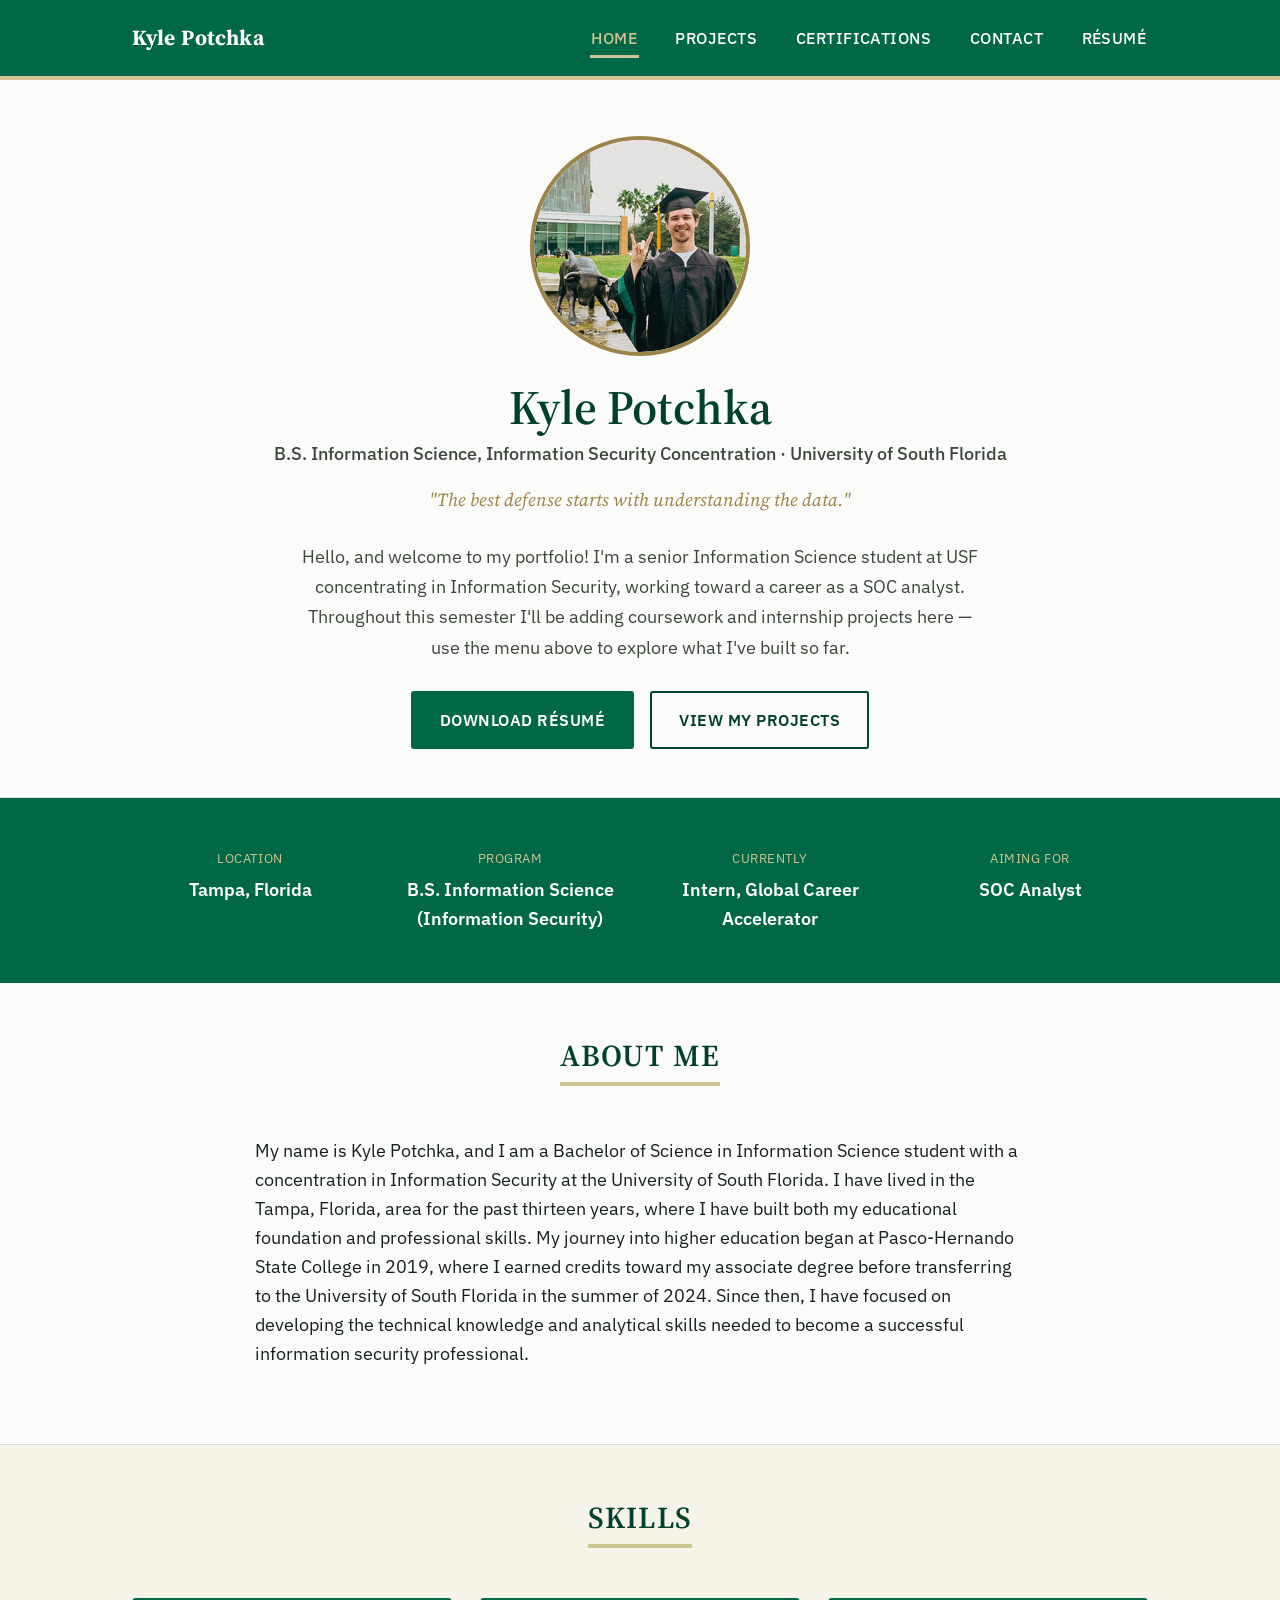
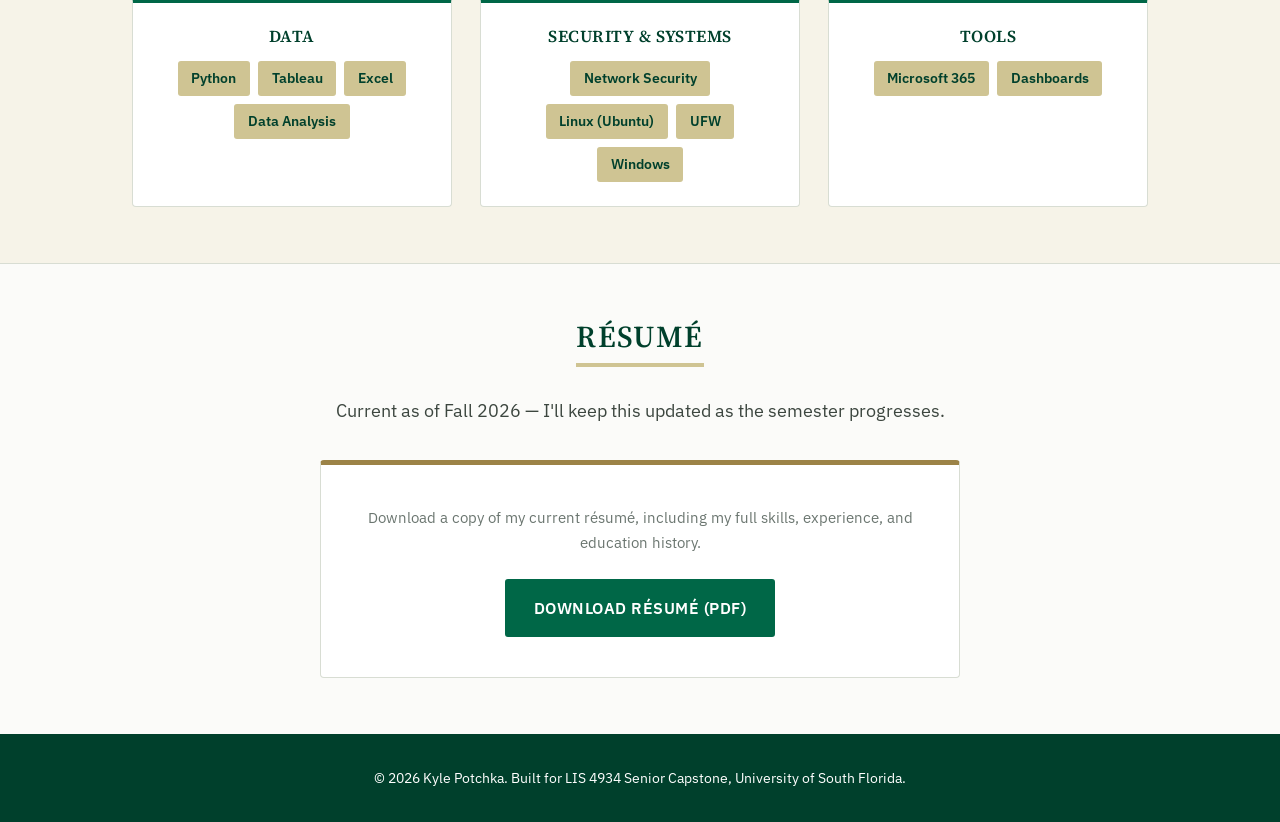
<file: index.html>
<!DOCTYPE html>
<html lang="en">
<head>
<meta charset="UTF-8">
<meta name="viewport" content="width=device-width, initial-scale=1.0">
<title>Kyle Potchka — ePortfolio</title>
<meta name="description" content="Kyle Potchka — Information Security student at USF, focused on data analysis and network security.">
<link rel="preconnect" href="https://fonts.googleapis.com">
<link href="https://fonts.googleapis.com/css2?family=Source+Serif+4:wght@500;600;700&family=IBM+Plex+Sans:wght@400;500;600;700&display=swap" rel="stylesheet">
<link rel="stylesheet" href="assets/style.css">
</head>
<body>

<nav class="site-nav">
  <div class="container">
    <a href="index.html" class="nav-name">Kyle Potchka</a>
    <button class="nav-toggle" aria-label="Toggle menu" aria-expanded="false" id="navToggle">☰</button>
    <ul class="nav-links" id="navLinks">
      <li><a href="index.html" aria-current="page">Home</a></li>
      <li><a href="projects.html">Projects</a></li>
      <li><a href="certifications.html">Certifications</a></li>
      <li><a href="contact.html">Contact</a></li>
      <li><a href="assets/Potchka_Resume.pdf">Résumé</a></li>
    </ul>
  </div>
</nav>

<header class="hero">
  <div class="container">
    <div class="portrait-ring has-photo">
      <img src="assets/kyle-potchka.jpg" alt="Kyle Potchka in his USF graduation cap and gown, making the Bulls hand sign in front of the Marshall Student Center">
    </div>
    <h1>Kyle Potchka</h1>
    <p class="subtitle">B.S. Information Science, Information Security Concentration · University of South Florida</p>
    <p class="quote">"The best defense starts with understanding the data."</p>
    <p class="lede">Hello, and welcome to my portfolio! I'm a senior Information Science student at USF concentrating in Information Security, working toward a career as a SOC analyst. Throughout this semester I'll be adding coursework and internship projects here — use the menu above to explore what I've built so far.</p>
    <div class="btn-row">
      <a class="btn btn-primary" href="assets/Potchka_Resume.pdf">Download résumé</a>
      <a class="btn btn-secondary" href="projects.html">View my projects</a>
    </div>
  </div>
</header>

<section class="facts">
  <div class="container">
    <dl class="facts-grid">
      <div class="fact"><dt>Location</dt><dd>Tampa, Florida</dd></div>
      <div class="fact"><dt>Program</dt><dd>B.S. Information Science (Information Security)</dd></div>
      <div class="fact"><dt>Currently</dt><dd>Intern, Global Career Accelerator</dd></div>
      <div class="fact"><dt>Aiming for</dt><dd>SOC Analyst</dd></div>
    </dl>
  </div>
</section>

<section class="section" id="bio">
  <div class="container">
    <div class="section-header">
      <h2>About Me</h2>
    </div>
    <div class="bio-block">
      <p>My name is Kyle Potchka, and I am a Bachelor of Science in Information Science student with a concentration in Information Security at the University of South Florida. I have lived in the Tampa, Florida, area for the past thirteen years, where I have built both my educational foundation and professional skills. My journey into higher education began at Pasco-Hernando State College in 2019, where I earned credits toward my associate degree before transferring to the University of South Florida in the summer of 2024. Since then, I have focused on developing the technical knowledge and analytical skills needed to become a successful information security professional.</p>
    </div>
  </div>
</section>

<section class="section section-tint">
  <div class="container">
    <div class="section-header">
      <h2>Skills</h2>
    </div>
    <div class="skill-groups">
      <div class="skill-group">
        <h3>Data</h3>
        <div class="chip-row">
          <span class="chip">Python</span>
          <span class="chip">Tableau</span>
          <span class="chip">Excel</span>
          <span class="chip">Data Analysis</span>
        </div>
      </div>
      <div class="skill-group">
        <h3>Security &amp; Systems</h3>
        <div class="chip-row">
          <span class="chip">Network Security</span>
          <span class="chip">Linux (Ubuntu)</span>
          <span class="chip">UFW</span>
          <span class="chip">Windows</span>
        </div>
      </div>
      <div class="skill-group">
        <h3>Tools</h3>
        <div class="chip-row">
          <span class="chip">Microsoft 365</span>
          <span class="chip">Dashboards</span>
        </div>
      </div>
    </div>
  </div>
</section>

<section class="section">
  <div class="container">
    <div class="section-header">
      <h2>Résumé</h2>
      <p>Current as of Fall 2026 — I'll keep this updated as the semester progresses.</p>
    </div>
    <div class="resume-block">
      <p>Download a copy of my current résumé, including my full skills, experience, and education history.</p>
      <a class="btn btn-primary" href="assets/Potchka_Resume.pdf">Download résumé (PDF)</a>
    </div>
  </div>
</section>

<footer class="site-footer">
  <div class="container">
    &copy; 2026 Kyle Potchka. Built for LIS 4934 Senior Capstone, University of South Florida.
  </div>
</footer>

<script src="assets/main.js"></script>
</body>
</html>
</file>
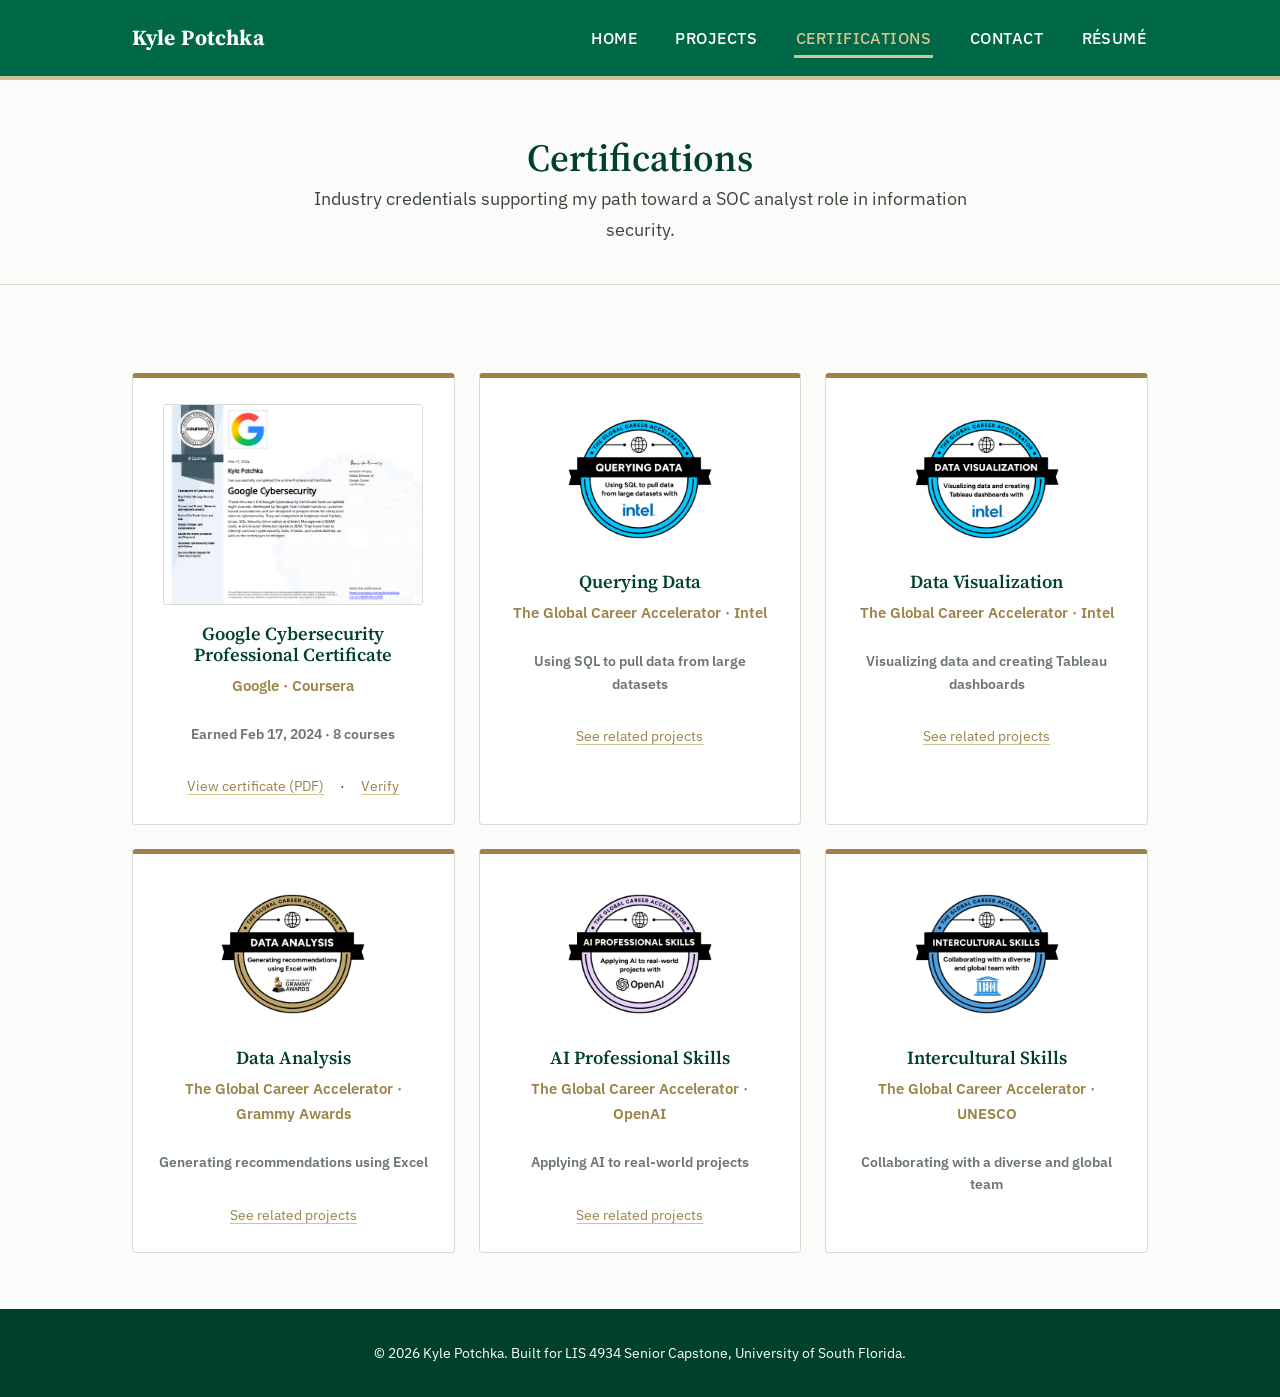
<file: certifications.html>
<!DOCTYPE html>
<html lang="en">
<head>
<meta charset="UTF-8">
<meta name="viewport" content="width=device-width, initial-scale=1.0">
<title>Certifications — Kyle Potchka</title>
<link rel="preconnect" href="https://fonts.googleapis.com">
<link href="https://fonts.googleapis.com/css2?family=Source+Serif+4:wght@500;600;700&family=IBM+Plex+Sans:wght@400;500;600&display=swap" rel="stylesheet">
<link rel="stylesheet" href="assets/style.css">
</head>
<body>

<nav class="site-nav">
  <div class="container">
    <a href="index.html" class="nav-name">Kyle Potchka</a>
    <button class="nav-toggle" aria-label="Toggle menu" aria-expanded="false" id="navToggle">☰</button>
    <ul class="nav-links" id="navLinks">
      <li><a href="index.html">Home</a></li>
      <li><a href="projects.html">Projects</a></li>
      <li><a href="certifications.html" aria-current="page">Certifications</a></li>
      <li><a href="contact.html">Contact</a></li>
      <li><a href="assets/Potchka_Resume.pdf">Résumé</a></li>
    </ul>
  </div>
</nav>

<header class="hero" style="padding-bottom:2.5rem;">
  <div class="container">
    <h1 style="font-size:2.4rem;">Certifications</h1>
    <p class="lede">Industry credentials supporting my path toward a SOC analyst role in information security.</p>
  </div>
</header>

<section class="section">
  <div class="container">
    <div class="cert-grid">
      <article class="cert-card">
        <img class="cert-doc-img" src="assets/certs/google-cybersecurity-certificate.png" alt="Google Cybersecurity Professional Certificate badge">
        <h3>Google Cybersecurity Professional Certificate</h3>
        <p class="issuer">Google · Coursera</p>
        <p class="meta">Earned Feb 17, 2024 · 8 courses</p>
        <div class="project-links"><a href="assets/certs/google-cybersecurity-certificate.pdf">View certificate (PDF)</a> · <a href="https://coursera.org/verify/professional-cert/483RVN5UDPER" target="_blank" rel="noopener">Verify</a></div>
      </article>
      <article class="cert-card">
        <img class="cert-badge-img" src="assets/certs/badge-querying-data.png" alt="Querying Data badge">
        <h3>Querying Data</h3>
        <p class="issuer">The Global Career Accelerator · Intel</p>
        <p class="meta">Using SQL to pull data from large datasets</p>
        <div class="project-links"><a href="projects.html">See related projects</a></div>
      </article>
      <article class="cert-card">
        <img class="cert-badge-img" src="assets/certs/badge-data-visualization.png" alt="Data Visualization badge">
        <h3>Data Visualization</h3>
        <p class="issuer">The Global Career Accelerator · Intel</p>
        <p class="meta">Visualizing data and creating Tableau dashboards</p>
        <div class="project-links"><a href="projects.html">See related projects</a></div>
      </article>
      <article class="cert-card">
        <img class="cert-badge-img" src="assets/certs/badge-data-analysis.png" alt="Data Analysis badge">
        <h3>Data Analysis</h3>
        <p class="issuer">The Global Career Accelerator · Grammy Awards</p>
        <p class="meta">Generating recommendations using Excel</p>
        <div class="project-links"><a href="projects.html">See related projects</a></div>
      </article>
      <article class="cert-card">
        <img class="cert-badge-img" src="assets/certs/badge-ai-professional-skills.png" alt="AI Professional Skills badge">
        <h3>AI Professional Skills</h3>
        <p class="issuer">The Global Career Accelerator · OpenAI</p>
        <p class="meta">Applying AI to real-world projects</p>
        <div class="project-links"><a href="projects.html">See related projects</a></div>
      </article>
      <article class="cert-card">
        <img class="cert-badge-img" src="assets/certs/badge-intercultural-skills.png" alt="Intercultural Skills badge">
        <h3>Intercultural Skills</h3>
        <p class="issuer">The Global Career Accelerator · UNESCO</p>
        <p class="meta">Collaborating with a diverse and global team</p>
        <div class="project-links"></div>
      </article>
    </div>
  </div>
</section>

<footer class="site-footer">
  <div class="container">
    &copy; 2026 Kyle Potchka. Built for LIS 4934 Senior Capstone, University of South Florida.
  </div>
</footer>

<script src="assets/main.js"></script>
</body>
</html>
</file>
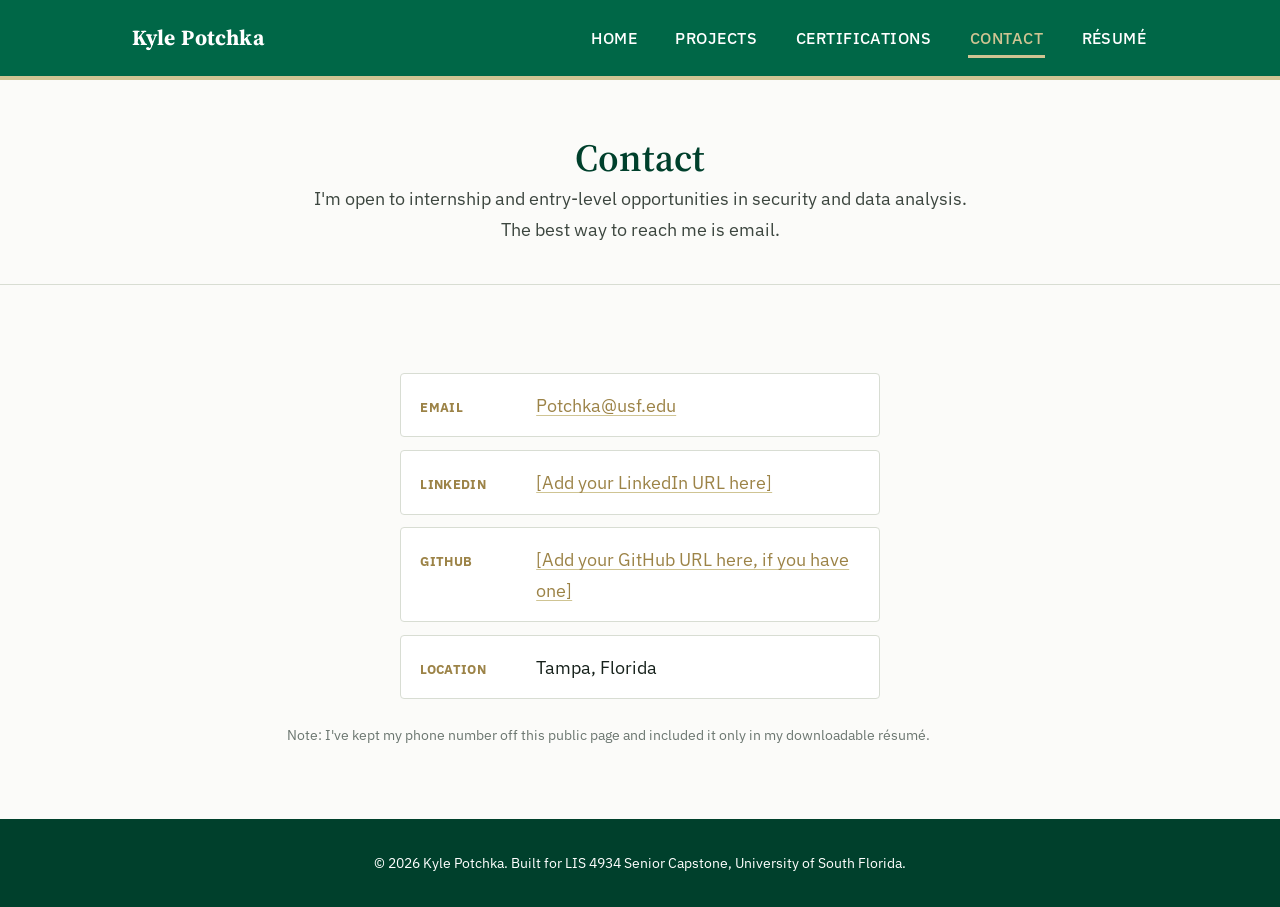
<file: contact.html>
<!DOCTYPE html>
<html lang="en">
<head>
<meta charset="UTF-8">
<meta name="viewport" content="width=device-width, initial-scale=1.0">
<title>Contact — Kyle Potchka</title>
<link rel="preconnect" href="https://fonts.googleapis.com">
<link href="https://fonts.googleapis.com/css2?family=Source+Serif+4:wght@500;600;700&family=IBM+Plex+Sans:wght@400;500;600&display=swap" rel="stylesheet">
<link rel="stylesheet" href="assets/style.css">
</head>
<body>

<nav class="site-nav">
  <div class="container">
    <a href="index.html" class="nav-name">Kyle Potchka</a>
    <button class="nav-toggle" aria-label="Toggle menu" aria-expanded="false" id="navToggle">☰</button>
    <ul class="nav-links" id="navLinks">
      <li><a href="index.html">Home</a></li>
      <li><a href="projects.html">Projects</a></li>
      <li><a href="certifications.html">Certifications</a></li>
      <li><a href="contact.html" aria-current="page">Contact</a></li>
      <li><a href="assets/Potchka_Resume.pdf">Résumé</a></li>
    </ul>
  </div>
</nav>

<header class="hero" style="padding-bottom:2.5rem;">
  <div class="container">
    <h1 style="font-size:2.4rem;">Contact</h1>
    <p class="lede">I'm open to internship and entry-level opportunities in security and data analysis. The best way to reach me is email.</p>
  </div>
</header>

<section class="section">
  <div class="container prose">
    <ul class="contact-list">
      <li><span class="label">Email</span><a href="mailto:Potchka@usf.edu">Potchka@usf.edu</a></li>
      <li><span class="label">LinkedIn</span><a href="#">[Add your LinkedIn URL here]</a></li>
      <li><span class="label">GitHub</span><a href="#">[Add your GitHub URL here, if you have one]</a></li>
      <li><span class="label">Location</span><span>Tampa, Florida</span></li>
    </ul>
    <p style="margin-top:1.5rem; color:var(--ink-faint); font-size:0.9rem;">Note: I've kept my phone number off this public page and included it only in my downloadable résumé.</p>
  </div>
</section>

<footer class="site-footer">
  <div class="container">
    &copy; 2026 Kyle Potchka. Built for LIS 4934 Senior Capstone, University of South Florida.
  </div>
</footer>

<script src="assets/main.js"></script>
</body>
</html>
</file>
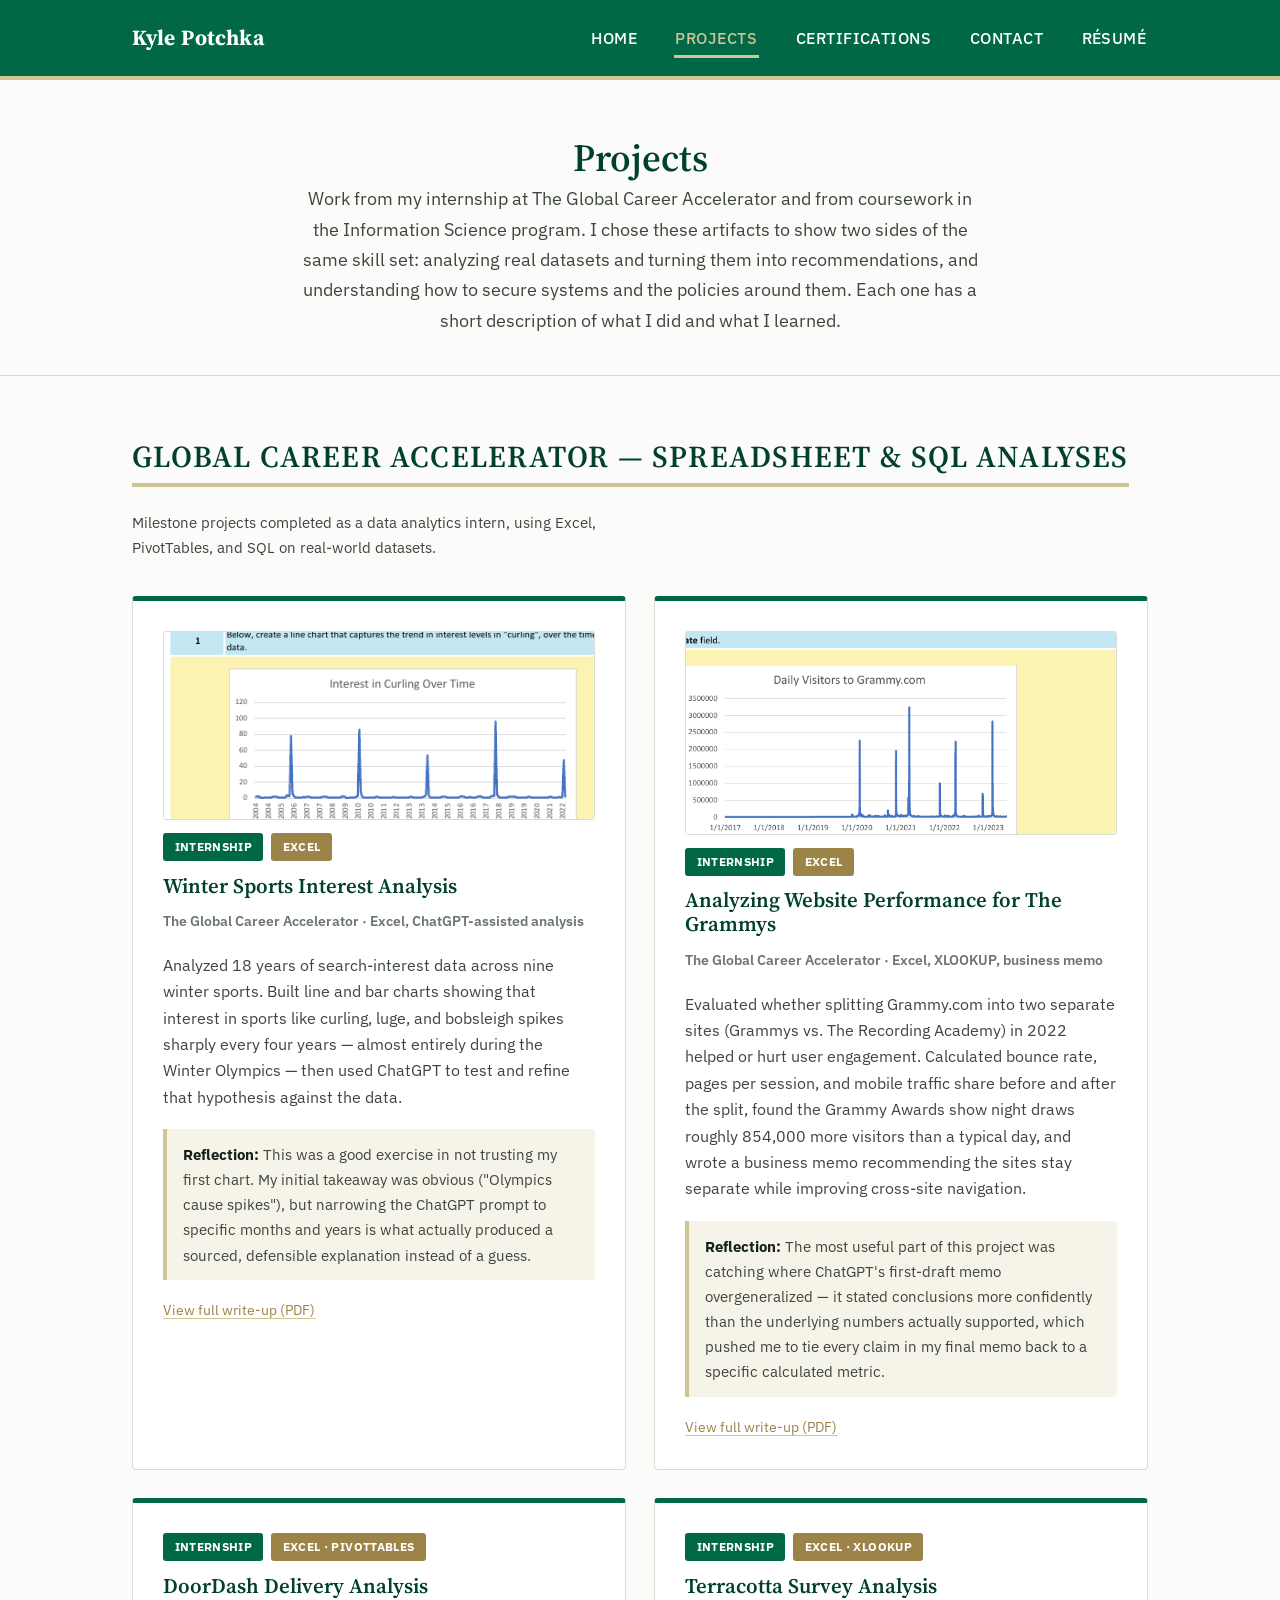
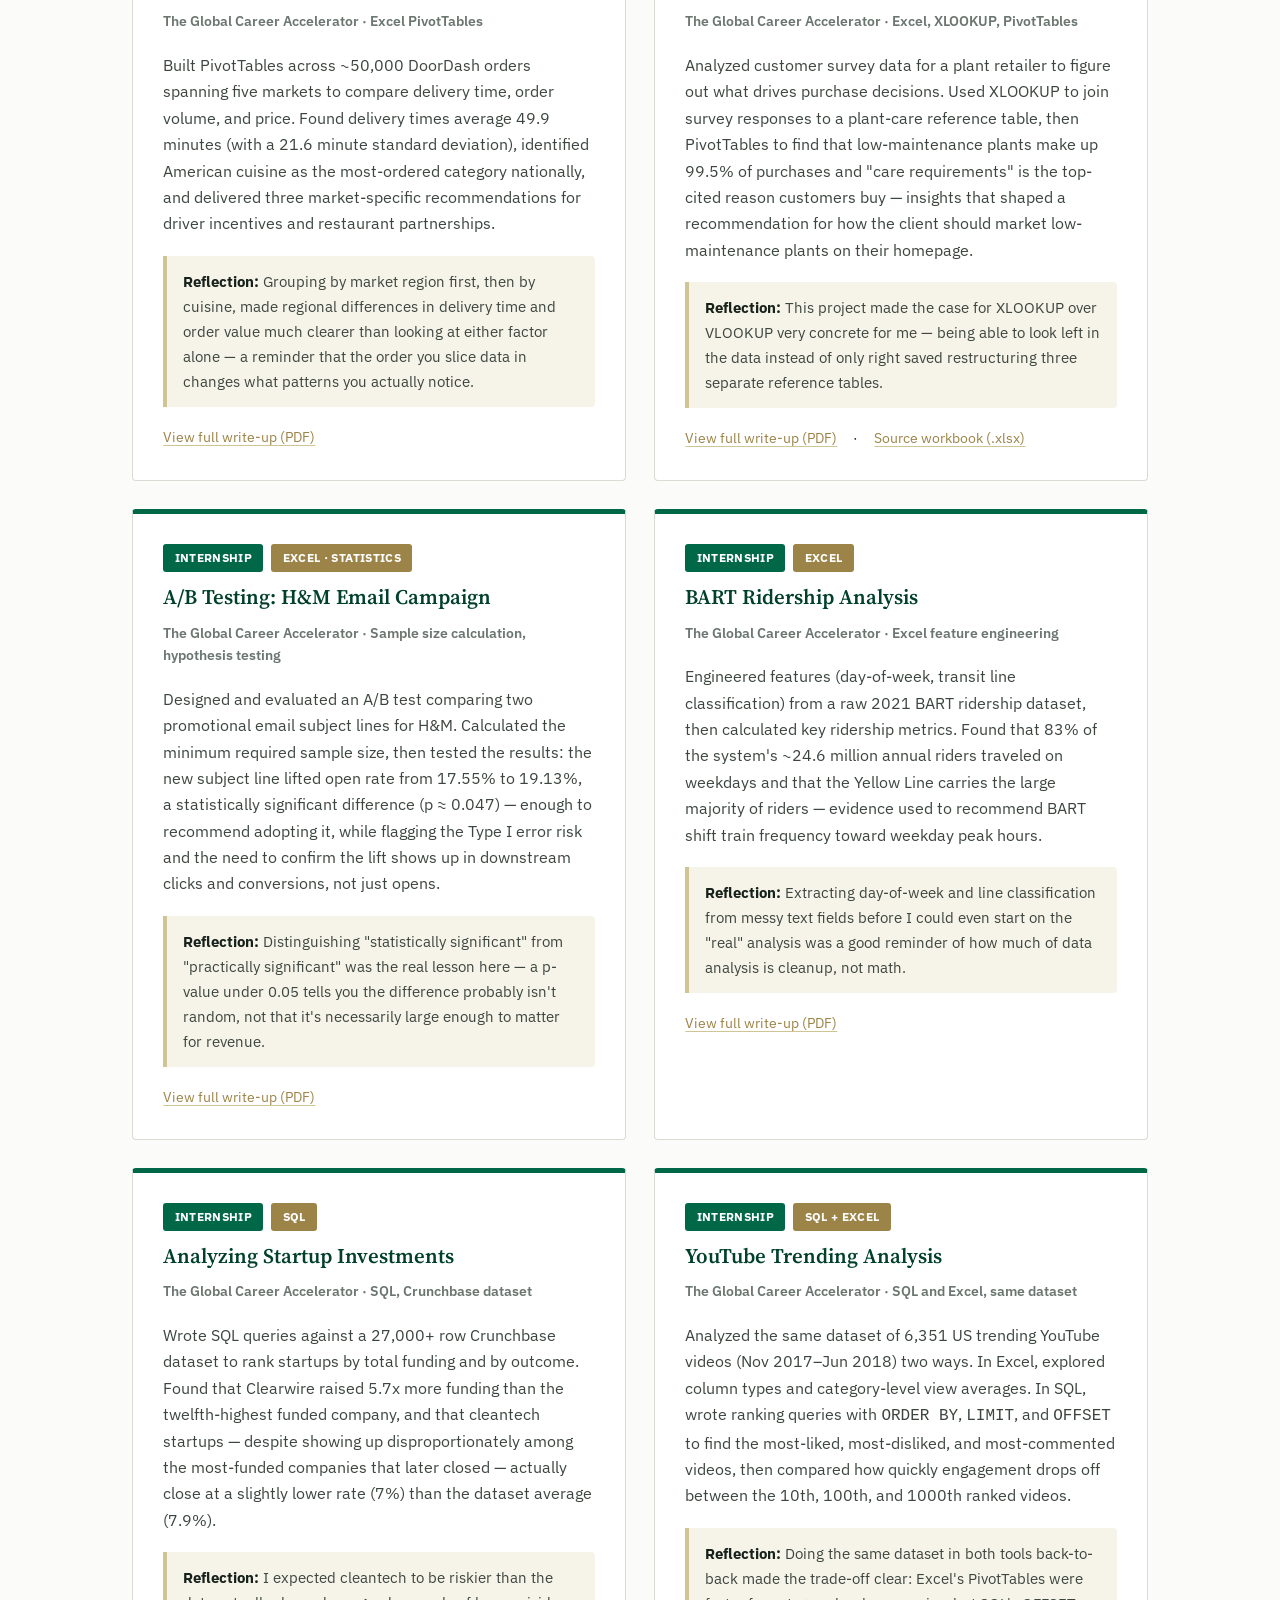
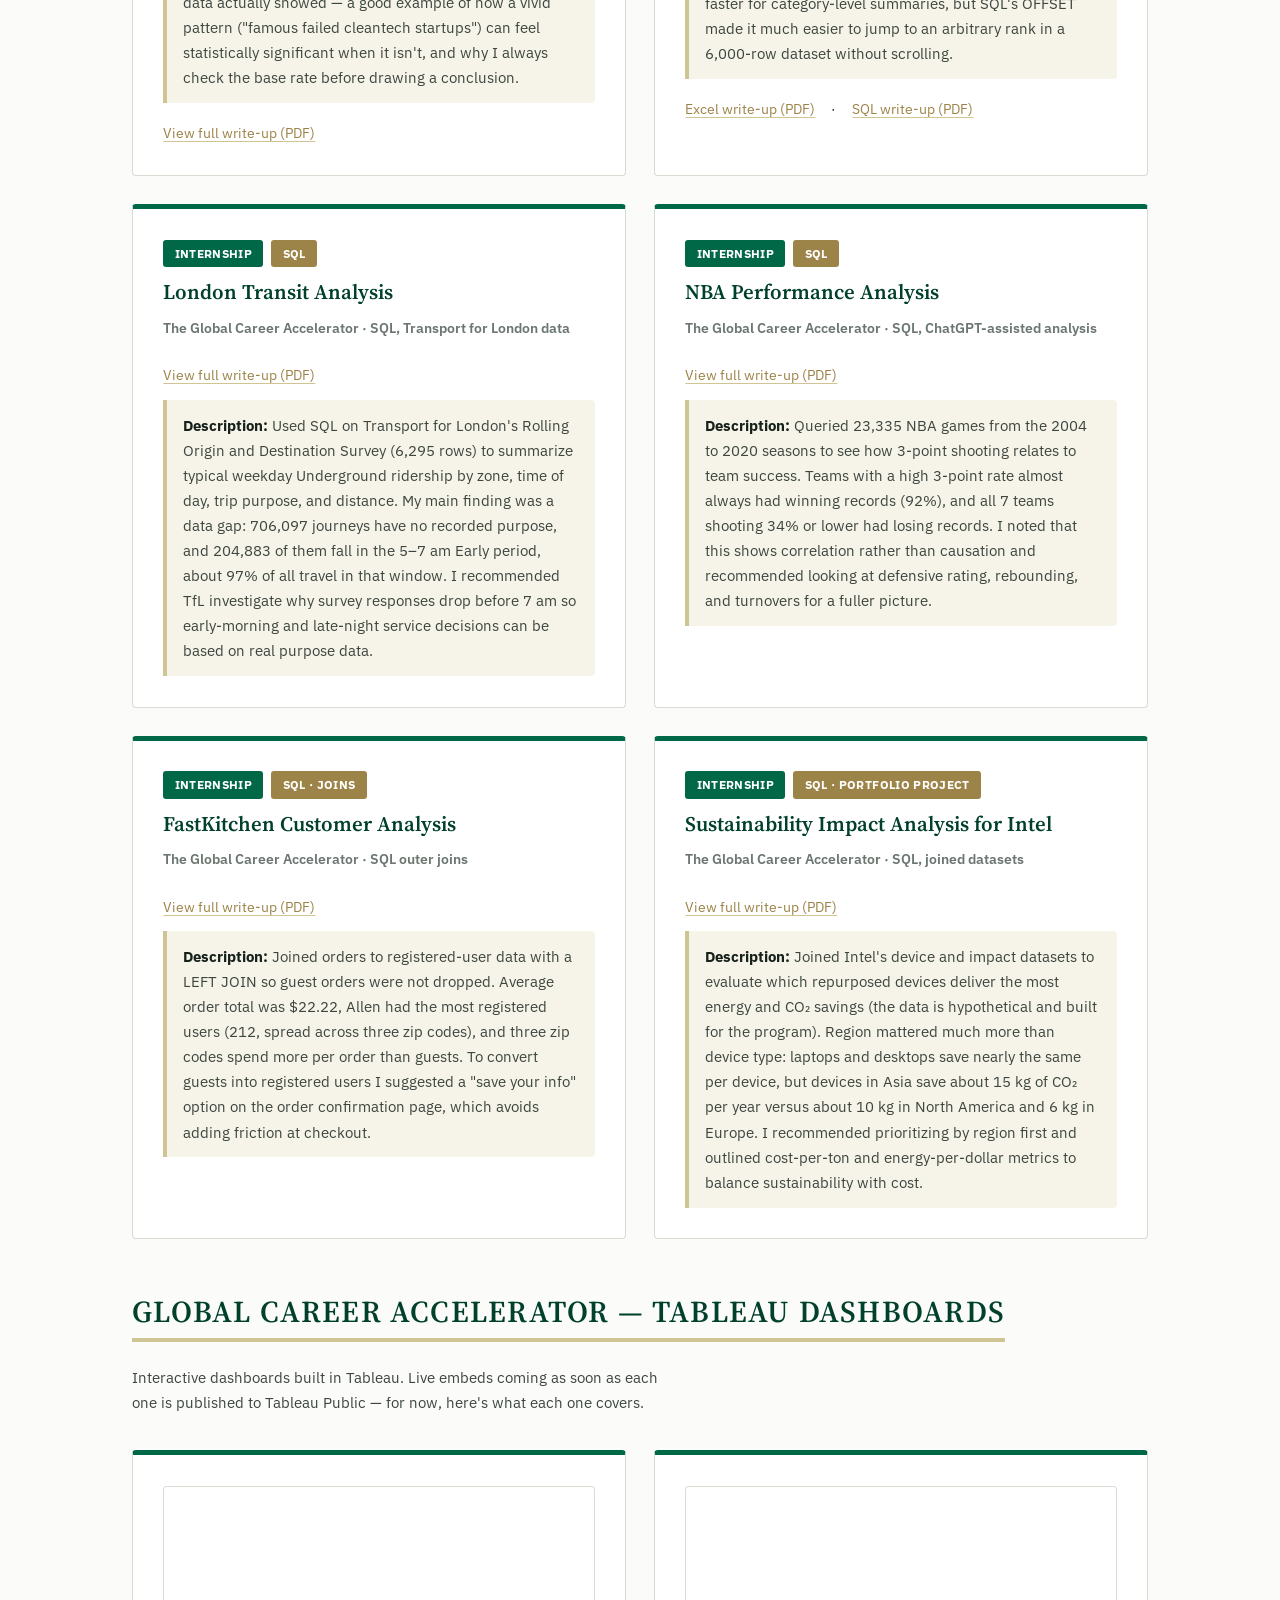
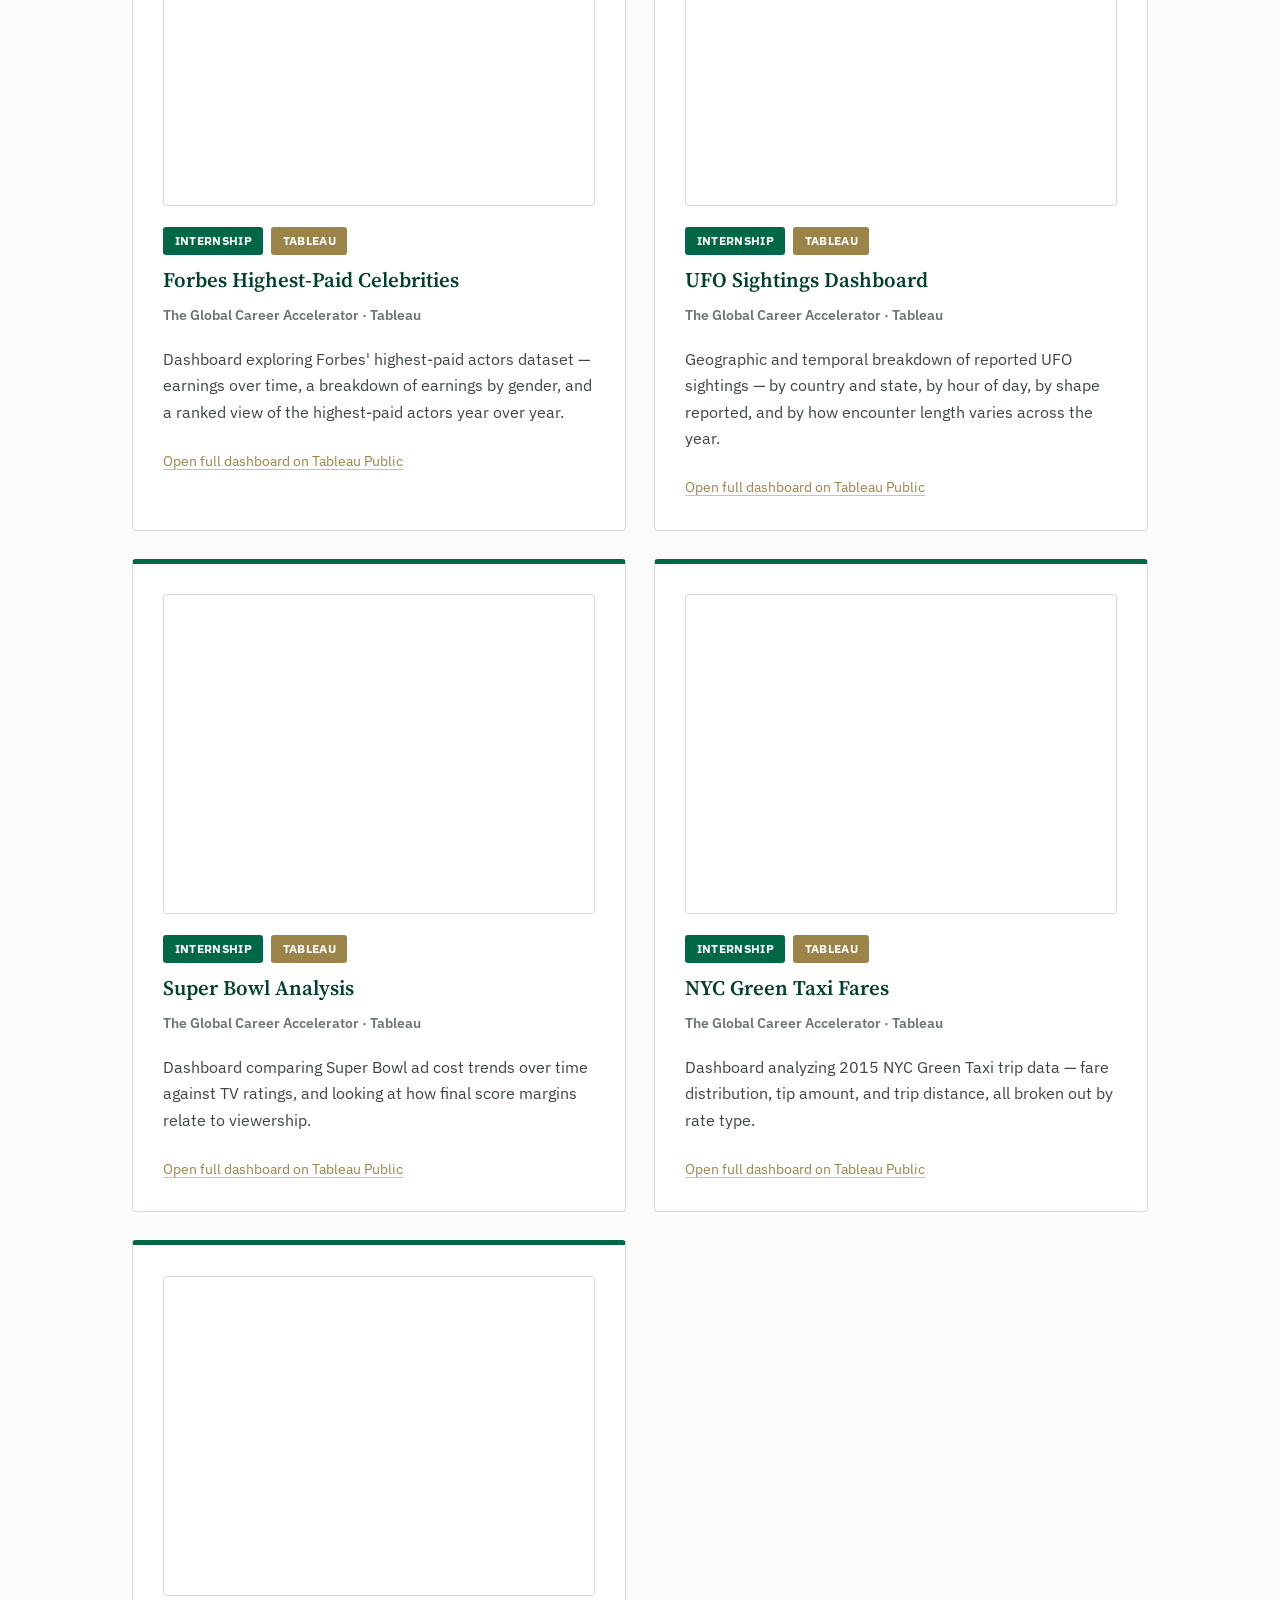
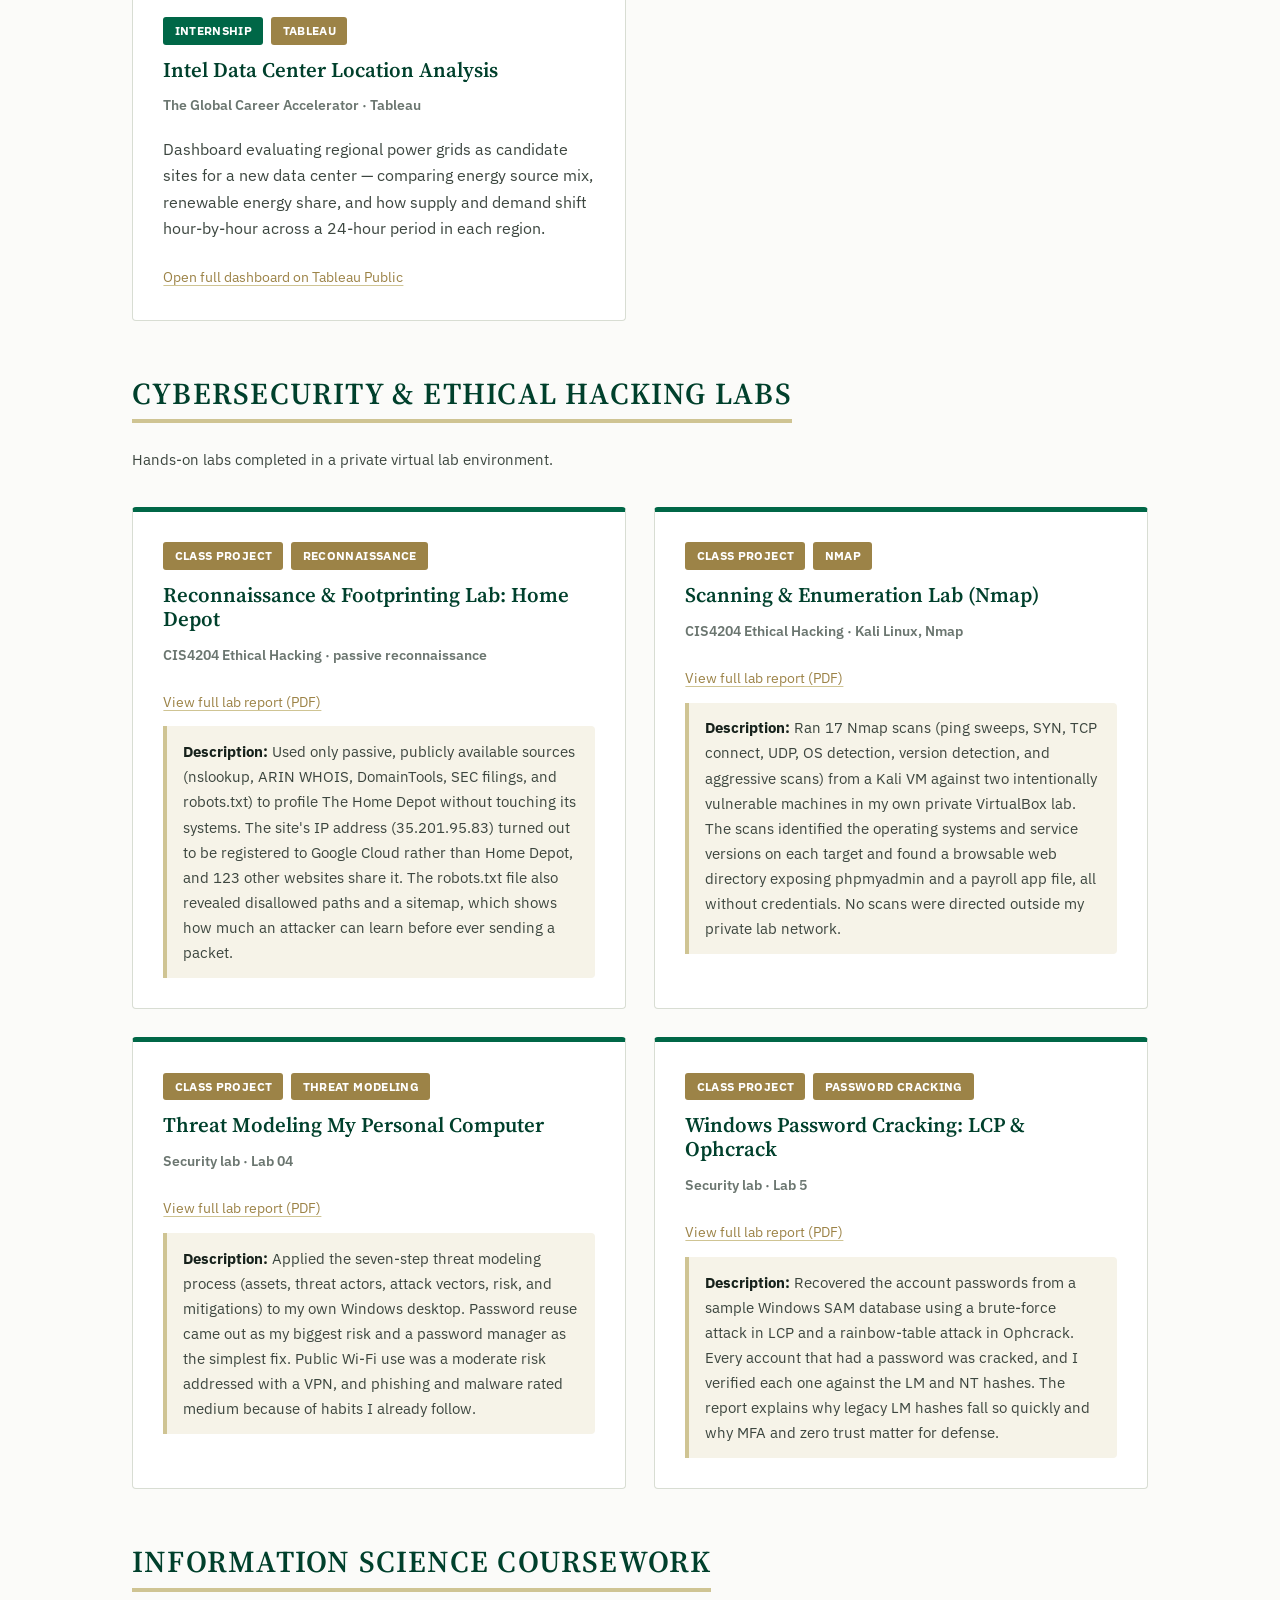
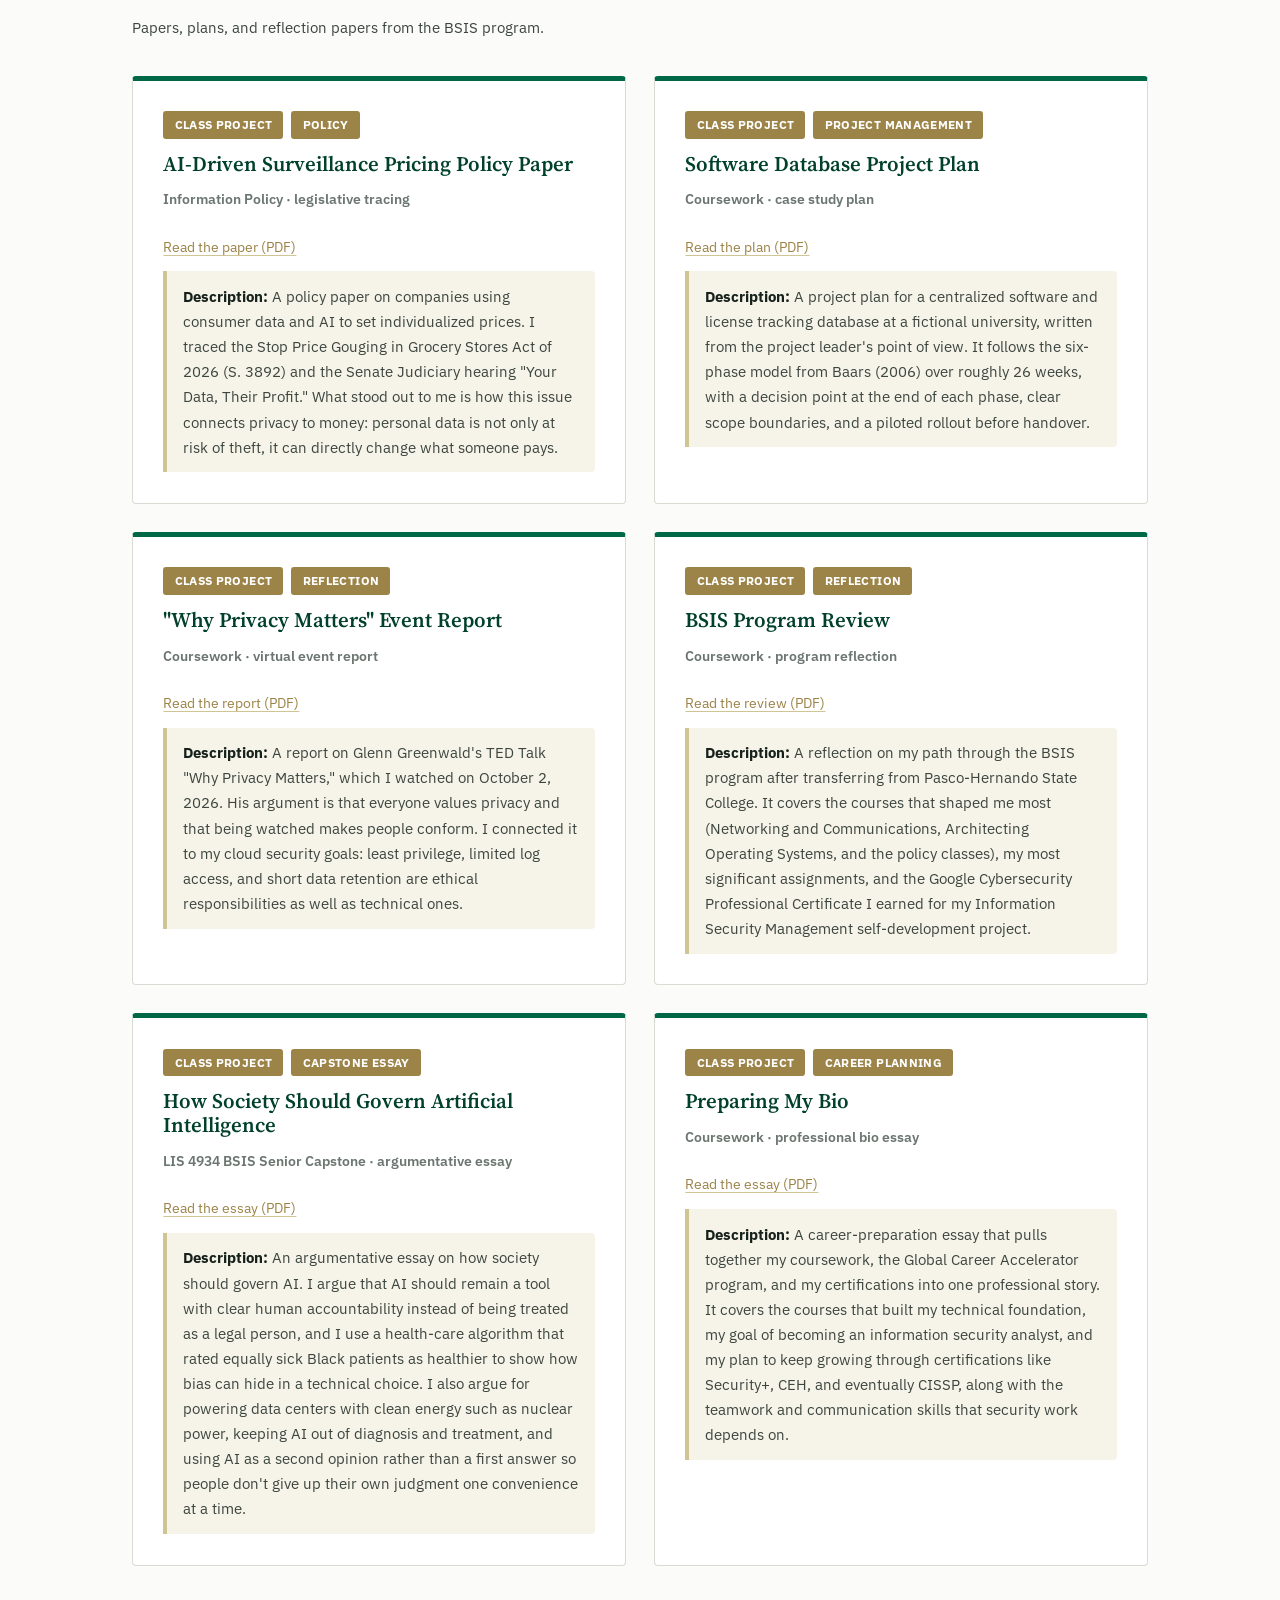
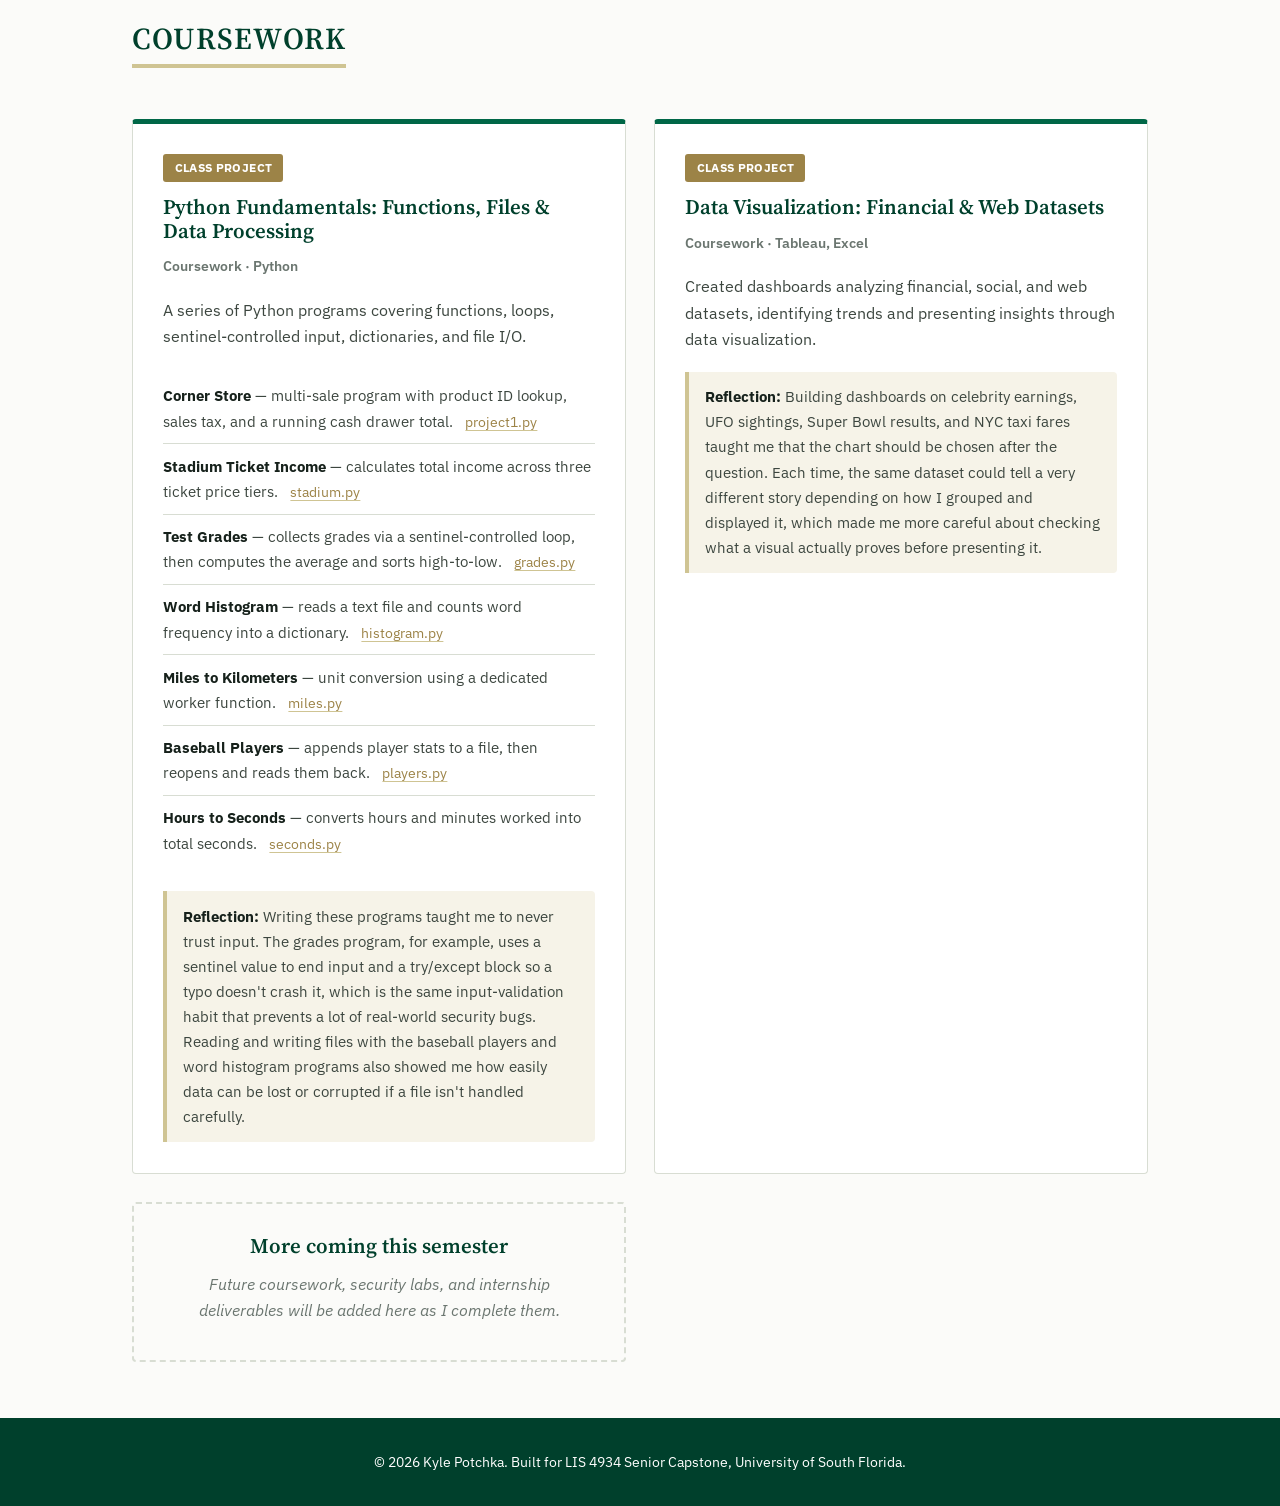
<file: projects.html>
<!DOCTYPE html>
<html lang="en">
<head>
<meta charset="UTF-8">
<meta name="viewport" content="width=device-width, initial-scale=1.0">
<title>Projects — Kyle Potchka</title>
<link rel="preconnect" href="https://fonts.googleapis.com">
<link href="https://fonts.googleapis.com/css2?family=Source+Serif+4:wght@500;600;700&family=IBM+Plex+Sans:wght@400;500;600&display=swap" rel="stylesheet">
<link rel="stylesheet" href="assets/style.css">
</head>
<body>

<nav class="site-nav">
  <div class="container">
    <a href="index.html" class="nav-name">Kyle Potchka</a>
    <button class="nav-toggle" aria-label="Toggle menu" aria-expanded="false" id="navToggle">☰</button>
    <ul class="nav-links" id="navLinks">
      <li><a href="index.html">Home</a></li>
      <li><a href="projects.html" aria-current="page">Projects</a></li>
      <li><a href="certifications.html">Certifications</a></li>
      <li><a href="contact.html">Contact</a></li>
      <li><a href="assets/Potchka_Resume.pdf">Résumé</a></li>
    </ul>
  </div>
</nav>

<header class="hero" style="padding-bottom:2.5rem;">
  <div class="container">
    <h1 style="font-size:2.4rem;">Projects</h1>
    <p class="lede">Work from my internship at The Global Career Accelerator and from coursework in the Information Science program. I chose these artifacts to show two sides of the same skill set: analyzing real datasets and turning them into recommendations, and understanding how to secure systems and the policies around them. Each one has a short description of what I did and what I learned.</p>
  </div>
</header>

<section class="section">
  <div class="container">

    <div class="section-header category-heading" style="text-align:left;">
      <h2>Global Career Accelerator — Spreadsheet &amp; SQL Analyses</h2>
      <p class="category-sub" style="margin:0.5rem 0 0;">Milestone projects completed as a data analytics intern, using Excel, PivotTables, and SQL on real-world datasets.</p>
    </div>

    <div class="project-grid">

      <article class="project-card">
        <img class="project-shot" src="assets/projects/winter-sports-chart.png" alt="Line chart showing search interest in curling spiking every four years during the Winter Olympics">
        <div class="tag-row"><span class="tag">Internship</span><span class="tag tag-class">Excel</span></div>
        <h3>Winter Sports Interest Analysis</h3>
        <p class="meta">The Global Career Accelerator · Excel, ChatGPT-assisted analysis</p>
        <p>Analyzed 18 years of search-interest data across nine winter sports. Built line and bar charts showing that interest in sports like curling, luge, and bobsleigh spikes sharply every four years — almost entirely during the Winter Olympics — then used ChatGPT to test and refine that hypothesis against the data.</p>
        <div class="reflection-note"><strong>Reflection:</strong> This was a good exercise in not trusting my first chart. My initial takeaway was obvious ("Olympics cause spikes"), but narrowing the ChatGPT prompt to specific months and years is what actually produced a sourced, defensible explanation instead of a guess.</div>
        <div class="project-links"><a href="assets/projects/winter-sports-analysis.pdf">View full write-up (PDF)</a></div>
      </article>

      <article class="project-card">
        <img class="project-shot" src="assets/projects/grammys-chart.png" alt="Line chart showing daily visitor spikes to Grammy.com around award show nights">
        <div class="tag-row"><span class="tag">Internship</span><span class="tag tag-class">Excel</span></div>
        <h3>Analyzing Website Performance for The Grammys</h3>
        <p class="meta">The Global Career Accelerator · Excel, XLOOKUP, business memo</p>
        <p>Evaluated whether splitting Grammy.com into two separate sites (Grammys vs. The Recording Academy) in 2022 helped or hurt user engagement. Calculated bounce rate, pages per session, and mobile traffic share before and after the split, found the Grammy Awards show night draws roughly 854,000 more visitors than a typical day, and wrote a business memo recommending the sites stay separate while improving cross-site navigation.</p>
        <div class="reflection-note"><strong>Reflection:</strong> The most useful part of this project was catching where ChatGPT's first-draft memo overgeneralized — it stated conclusions more confidently than the underlying numbers actually supported, which pushed me to tie every claim in my final memo back to a specific calculated metric.</div>
        <div class="project-links"><a href="assets/projects/grammys-website-analysis.pdf">View full write-up (PDF)</a></div>
      </article>

      <article class="project-card">
        <div class="tag-row"><span class="tag">Internship</span><span class="tag tag-class">Excel · PivotTables</span></div>
        <h3>DoorDash Delivery Analysis</h3>
        <p class="meta">The Global Career Accelerator · Excel PivotTables</p>
        <p>Built PivotTables across ~50,000 DoorDash orders spanning five markets to compare delivery time, order volume, and price. Found delivery times average 49.9 minutes (with a 21.6 minute standard deviation), identified American cuisine as the most-ordered category nationally, and delivered three market-specific recommendations for driver incentives and restaurant partnerships.</p>
        <div class="reflection-note"><strong>Reflection:</strong> Grouping by market region first, then by cuisine, made regional differences in delivery time and order value much clearer than looking at either factor alone — a reminder that the order you slice data in changes what patterns you actually notice.</div>
        <div class="project-links"><a href="assets/projects/doordash-analysis.pdf">View full write-up (PDF)</a></div>
      </article>

      <article class="project-card">
        <div class="tag-row"><span class="tag">Internship</span><span class="tag tag-class">Excel · XLOOKUP</span></div>
        <h3>Terracotta Survey Analysis</h3>
        <p class="meta">The Global Career Accelerator · Excel, XLOOKUP, PivotTables</p>
        <p>Analyzed customer survey data for a plant retailer to figure out what drives purchase decisions. Used XLOOKUP to join survey responses to a plant-care reference table, then PivotTables to find that low-maintenance plants make up 99.5% of purchases and "care requirements" is the top-cited reason customers buy — insights that shaped a recommendation for how the client should market low-maintenance plants on their homepage.</p>
        <div class="reflection-note"><strong>Reflection:</strong> This project made the case for XLOOKUP over VLOOKUP very concrete for me — being able to look left in the data instead of only right saved restructuring three separate reference tables.</div>
        <div class="project-links"><a href="assets/projects/terracotta-analysis.pdf">View full write-up (PDF)</a> · <a href="assets/projects/Terracotta_source.xlsx">Source workbook (.xlsx)</a></div>
      </article>

      <article class="project-card">
        <div class="tag-row"><span class="tag">Internship</span><span class="tag tag-class">Excel · Statistics</span></div>
        <h3>A/B Testing: H&amp;M Email Campaign</h3>
        <p class="meta">The Global Career Accelerator · Sample size calculation, hypothesis testing</p>
        <p>Designed and evaluated an A/B test comparing two promotional email subject lines for H&amp;M. Calculated the minimum required sample size, then tested the results: the new subject line lifted open rate from 17.55% to 19.13%, a statistically significant difference (p ≈ 0.047) — enough to recommend adopting it, while flagging the Type I error risk and the need to confirm the lift shows up in downstream clicks and conversions, not just opens.</p>
        <div class="reflection-note"><strong>Reflection:</strong> Distinguishing "statistically significant" from "practically significant" was the real lesson here — a p-value under 0.05 tells you the difference probably isn't random, not that it's necessarily large enough to matter for revenue.</div>
        <div class="project-links"><a href="assets/projects/ab-testing-hm.pdf">View full write-up (PDF)</a></div>
      </article>

      <article class="project-card">
        <div class="tag-row"><span class="tag">Internship</span><span class="tag tag-class">Excel</span></div>
        <h3>BART Ridership Analysis</h3>
        <p class="meta">The Global Career Accelerator · Excel feature engineering</p>
        <p>Engineered features (day-of-week, transit line classification) from a raw 2021 BART ridership dataset, then calculated key ridership metrics. Found that 83% of the system's ~24.6 million annual riders traveled on weekdays and that the Yellow Line carries the large majority of riders — evidence used to recommend BART shift train frequency toward weekday peak hours.</p>
        <div class="reflection-note"><strong>Reflection:</strong> Extracting day-of-week and line classification from messy text fields before I could even start on the "real" analysis was a good reminder of how much of data analysis is cleanup, not math.</div>
        <div class="project-links"><a href="assets/projects/bart-ridership-analysis.pdf">View full write-up (PDF)</a></div>
      </article>

      <article class="project-card">
        <div class="tag-row"><span class="tag">Internship</span><span class="tag tag-class">SQL</span></div>
        <h3>Analyzing Startup Investments</h3>
        <p class="meta">The Global Career Accelerator · SQL, Crunchbase dataset</p>
        <p>Wrote SQL queries against a 27,000+ row Crunchbase dataset to rank startups by total funding and by outcome. Found that Clearwire raised 5.7x more funding than the twelfth-highest funded company, and that cleantech startups — despite showing up disproportionately among the most-funded companies that later closed — actually close at a slightly lower rate (7%) than the dataset average (7.9%).</p>
        <div class="reflection-note"><strong>Reflection:</strong> I expected cleantech to be riskier than the data actually showed — a good example of how a vivid pattern ("famous failed cleantech startups") can feel statistically significant when it isn't, and why I always check the base rate before drawing a conclusion.</div>
        <div class="project-links"><a href="assets/projects/startup-investments-sql.pdf">View full write-up (PDF)</a></div>
      </article>

      <article class="project-card">
        <div class="tag-row"><span class="tag">Internship</span><span class="tag tag-class">SQL + Excel</span></div>
        <h3>YouTube Trending Analysis</h3>
        <p class="meta">The Global Career Accelerator · SQL and Excel, same dataset</p>
        <p>Analyzed the same dataset of 6,351 US trending YouTube videos (Nov 2017–Jun 2018) two ways. In Excel, explored column types and category-level view averages. In SQL, wrote ranking queries with <code>ORDER BY</code>, <code>LIMIT</code>, and <code>OFFSET</code> to find the most-liked, most-disliked, and most-commented videos, then compared how quickly engagement drops off between the 10th, 100th, and 1000th ranked videos.</p>
        <div class="reflection-note"><strong>Reflection:</strong> Doing the same dataset in both tools back-to-back made the trade-off clear: Excel's PivotTables were faster for category-level summaries, but SQL's OFFSET made it much easier to jump to an arbitrary rank in a 6,000-row dataset without scrolling.</div>
        <div class="project-links"><a href="assets/projects/youtube-trending-excel.pdf">Excel write-up (PDF)</a> · <a href="assets/projects/youtube-trending-sql.pdf">SQL write-up (PDF)</a></div>
      </article>

      <article class="project-card">
        <div class="tag-row"><span class="tag">Internship</span><span class="tag tag-class">SQL</span></div>
        <h3>London Transit Analysis</h3>
        <p class="meta">The Global Career Accelerator · SQL, Transport for London data</p>
        <div class="project-links"><a href="assets/projects/london-transit-analysis.pdf">View full write-up (PDF)</a></div>
        <div class="reflection-note"><strong>Description:</strong> Used SQL on Transport for London's Rolling Origin and Destination Survey (6,295 rows) to summarize typical weekday Underground ridership by zone, time of day, trip purpose, and distance. My main finding was a data gap: 706,097 journeys have no recorded purpose, and 204,883 of them fall in the 5–7 am Early period, about 97% of all travel in that window. I recommended TfL investigate why survey responses drop before 7 am so early-morning and late-night service decisions can be based on real purpose data.</div>
      </article>
      <article class="project-card">
        <div class="tag-row"><span class="tag">Internship</span><span class="tag tag-class">SQL</span></div>
        <h3>NBA Performance Analysis</h3>
        <p class="meta">The Global Career Accelerator · SQL, ChatGPT-assisted analysis</p>
        <div class="project-links"><a href="assets/projects/nba-performance-analysis.pdf">View full write-up (PDF)</a></div>
        <div class="reflection-note"><strong>Description:</strong> Queried 23,335 NBA games from the 2004 to 2020 seasons to see how 3-point shooting relates to team success. Teams with a high 3-point rate almost always had winning records (92%), and all 7 teams shooting 34% or lower had losing records. I noted that this shows correlation rather than causation and recommended looking at defensive rating, rebounding, and turnovers for a fuller picture.</div>
      </article>
      <article class="project-card">
        <div class="tag-row"><span class="tag">Internship</span><span class="tag tag-class">SQL · Joins</span></div>
        <h3>FastKitchen Customer Analysis</h3>
        <p class="meta">The Global Career Accelerator · SQL outer joins</p>
        <div class="project-links"><a href="assets/projects/fastkitchen-customer-analysis.pdf">View full write-up (PDF)</a></div>
        <div class="reflection-note"><strong>Description:</strong> Joined orders to registered-user data with a LEFT JOIN so guest orders were not dropped. Average order total was $22.22, Allen had the most registered users (212, spread across three zip codes), and three zip codes spend more per order than guests. To convert guests into registered users I suggested a "save your info" option on the order confirmation page, which avoids adding friction at checkout.</div>
      </article>
      <article class="project-card">
        <div class="tag-row"><span class="tag">Internship</span><span class="tag tag-class">SQL · Portfolio Project</span></div>
        <h3>Sustainability Impact Analysis for Intel</h3>
        <p class="meta">The Global Career Accelerator · SQL, joined datasets</p>
        <div class="project-links"><a href="assets/projects/intel-sustainability-sql.pdf">View full write-up (PDF)</a></div>
        <div class="reflection-note"><strong>Description:</strong> Joined Intel's device and impact datasets to evaluate which repurposed devices deliver the most energy and CO₂ savings (the data is hypothetical and built for the program). Region mattered much more than device type: laptops and desktops save nearly the same per device, but devices in Asia save about 15 kg of CO₂ per year versus about 10 kg in North America and 6 kg in Europe. I recommended prioritizing by region first and outlined cost-per-ton and energy-per-dollar metrics to balance sustainability with cost.</div>
      </article>
    </div>

    <div class="section-header category-heading" style="text-align:left;">
      <h2>Global Career Accelerator — Tableau Dashboards</h2>
      <p class="category-sub" style="margin:0.5rem 0 0;">Interactive dashboards built in Tableau. Live embeds coming as soon as each one is published to Tableau Public — for now, here's what each one covers.</p>
    </div>

    <div class="project-grid">

      <article class="project-card">
        <div class="tableau-embed"><iframe src="https://public.tableau.com/views/Potchka_M3_Forbes_HighestPaidCelebrities-Student/Dashboard3?:embed=y&amp;:showVizHome=no&amp;:toolbar=no" frameborder="0" allowfullscreen loading="lazy"></iframe></div>
        <div class="tag-row"><span class="tag">Internship</span><span class="tag tag-class">Tableau</span></div>
        <h3>Forbes Highest-Paid Celebrities</h3>
        <p class="meta">The Global Career Accelerator · Tableau</p>
        <p>Dashboard exploring Forbes' highest-paid actors dataset — earnings over time, a breakdown of earnings by gender, and a ranked view of the highest-paid actors year over year.</p>
        <div class="project-links"><a href="https://public.tableau.com/app/profile/kyle.potchka/viz/Potchka_M3_Forbes_HighestPaidCelebrities-Student/Dashboard3" target="_blank" rel="noopener">Open full dashboard on Tableau Public</a></div>
      </article>

      <article class="project-card">
        <div class="tableau-embed"><iframe src="https://public.tableau.com/views/Potchka_M5_UFO_Sightings-Student/Dashboard3?:embed=y&amp;:showVizHome=no&amp;:toolbar=no" frameborder="0" allowfullscreen loading="lazy"></iframe></div>
        <div class="tag-row"><span class="tag">Internship</span><span class="tag tag-class">Tableau</span></div>
        <h3>UFO Sightings Dashboard</h3>
        <p class="meta">The Global Career Accelerator · Tableau</p>
        <p>Geographic and temporal breakdown of reported UFO sightings — by country and state, by hour of day, by shape reported, and by how encounter length varies across the year.</p>
        <div class="project-links"><a href="https://public.tableau.com/app/profile/kyle.potchka/viz/Potchka_M5_UFO_Sightings-Student/Dashboard3" target="_blank" rel="noopener">Open full dashboard on Tableau Public</a></div>
      </article>

      <article class="project-card">
        <div class="tableau-embed"><iframe src="https://public.tableau.com/views/Potchka_M6_SuperBowlAnalysis-Student/Dashboard3?:embed=y&amp;:showVizHome=no&amp;:toolbar=no" frameborder="0" allowfullscreen loading="lazy"></iframe></div>
        <div class="tag-row"><span class="tag">Internship</span><span class="tag tag-class">Tableau</span></div>
        <h3>Super Bowl Analysis</h3>
        <p class="meta">The Global Career Accelerator · Tableau</p>
        <p>Dashboard comparing Super Bowl ad cost trends over time against TV ratings, and looking at how final score margins relate to viewership.</p>
        <div class="project-links"><a href="https://public.tableau.com/app/profile/kyle.potchka/viz/Potchka_M6_SuperBowlAnalysis-Student/Dashboard3" target="_blank" rel="noopener">Open full dashboard on Tableau Public</a></div>
      </article>

      <article class="project-card">
        <div class="tableau-embed"><iframe src="https://public.tableau.com/views/Potchka_M7_NYC_Green_Taxi_Fares-Student/Dashboard3?:embed=y&amp;:showVizHome=no&amp;:toolbar=no" frameborder="0" allowfullscreen loading="lazy"></iframe></div>
        <div class="tag-row"><span class="tag">Internship</span><span class="tag tag-class">Tableau</span></div>
        <h3>NYC Green Taxi Fares</h3>
        <p class="meta">The Global Career Accelerator · Tableau</p>
        <p>Dashboard analyzing 2015 NYC Green Taxi trip data — fare distribution, tip amount, and trip distance, all broken out by rate type.</p>
        <div class="project-links"><a href="https://public.tableau.com/app/profile/kyle.potchka/viz/Potchka_M7_NYC_Green_Taxi_Fares-Student/Dashboard3" target="_blank" rel="noopener">Open full dashboard on Tableau Public</a></div>
      </article>

      <article class="project-card">
        <div class="tableau-embed"><iframe src="https://public.tableau.com/views/IntelDataCeneterLocationAnalysis/Dashboard?:embed=y&amp;:showVizHome=no&amp;:toolbar=no" frameborder="0" allowfullscreen loading="lazy"></iframe></div>
        <div class="tag-row"><span class="tag">Internship</span><span class="tag tag-class">Tableau</span></div>
        <h3>Intel Data Center Location Analysis</h3>
        <p class="meta">The Global Career Accelerator · Tableau</p>
        <p>Dashboard evaluating regional power grids as candidate sites for a new data center — comparing energy source mix, renewable energy share, and how supply and demand shift hour-by-hour across a 24-hour period in each region.</p>
        <div class="project-links"><a href="https://public.tableau.com/app/profile/kyle.potchka/viz/IntelDataCeneterLocationAnalysis/Dashboard" target="_blank" rel="noopener">Open full dashboard on Tableau Public</a></div>
      </article>

    </div>

    <div class="section-header category-heading" style="text-align:left;">
      <h2>Cybersecurity &amp; Ethical Hacking Labs</h2>
      <p class="category-sub" style="margin:0.5rem 0 0;">Hands-on labs completed in a private virtual lab environment.</p>
    </div>

    <div class="project-grid">

      <article class="project-card">
        <div class="tag-row"><span class="tag tag-class">Class Project</span><span class="tag tag-class">Reconnaissance</span></div>
        <h3>Reconnaissance &amp; Footprinting Lab: Home Depot</h3>
        <p class="meta">CIS4204 Ethical Hacking · passive reconnaissance</p>
        <div class="project-links"><a href="assets/projects/homedepot-recon-lab.pdf">View full lab report (PDF)</a></div>
        <div class="reflection-note"><strong>Description:</strong> Used only passive, publicly available sources (nslookup, ARIN WHOIS, DomainTools, SEC filings, and robots.txt) to profile The Home Depot without touching its systems. The site's IP address (35.201.95.83) turned out to be registered to Google Cloud rather than Home Depot, and 123 other websites share it. The robots.txt file also revealed disallowed paths and a sitemap, which shows how much an attacker can learn before ever sending a packet.</div>
      </article>
      <article class="project-card">
        <div class="tag-row"><span class="tag tag-class">Class Project</span><span class="tag tag-class">Nmap</span></div>
        <h3>Scanning &amp; Enumeration Lab (Nmap)</h3>
        <p class="meta">CIS4204 Ethical Hacking · Kali Linux, Nmap</p>
        <div class="project-links"><a href="assets/projects/nmap-scanning-lab.pdf">View full lab report (PDF)</a></div>
        <div class="reflection-note"><strong>Description:</strong> Ran 17 Nmap scans (ping sweeps, SYN, TCP connect, UDP, OS detection, version detection, and aggressive scans) from a Kali VM against two intentionally vulnerable machines in my own private VirtualBox lab. The scans identified the operating systems and service versions on each target and found a browsable web directory exposing phpmyadmin and a payroll app file, all without credentials. No scans were directed outside my private lab network.</div>
      </article>
      <article class="project-card">
        <div class="tag-row"><span class="tag tag-class">Class Project</span><span class="tag tag-class">Threat Modeling</span></div>
        <h3>Threat Modeling My Personal Computer</h3>
        <p class="meta">Security lab · Lab 04</p>
        <div class="project-links"><a href="assets/projects/threat-model-lab.pdf">View full lab report (PDF)</a></div>
        <div class="reflection-note"><strong>Description:</strong> Applied the seven-step threat modeling process (assets, threat actors, attack vectors, risk, and mitigations) to my own Windows desktop. Password reuse came out as my biggest risk and a password manager as the simplest fix. Public Wi-Fi use was a moderate risk addressed with a VPN, and phishing and malware rated medium because of habits I already follow.</div>
      </article>
      <article class="project-card">
        <div class="tag-row"><span class="tag tag-class">Class Project</span><span class="tag tag-class">Password Cracking</span></div>
        <h3>Windows Password Cracking: LCP &amp; Ophcrack</h3>
        <p class="meta">Security lab · Lab 5</p>
        <div class="project-links"><a href="assets/projects/password-cracking-lab.pdf">View full lab report (PDF)</a></div>
        <div class="reflection-note"><strong>Description:</strong> Recovered the account passwords from a sample Windows SAM database using a brute-force attack in LCP and a rainbow-table attack in Ophcrack. Every account that had a password was cracked, and I verified each one against the LM and NT hashes. The report explains why legacy LM hashes fall so quickly and why MFA and zero trust matter for defense.</div>
      </article>

    </div>

    <div class="section-header category-heading" style="text-align:left;">
      <h2>Information Science Coursework</h2>
      <p class="category-sub" style="margin:0.5rem 0 0;">Papers, plans, and reflection papers from the BSIS program.</p>
    </div>

    <div class="project-grid">

      <article class="project-card">
        <div class="tag-row"><span class="tag tag-class">Class Project</span><span class="tag tag-class">Policy</span></div>
        <h3>AI-Driven Surveillance Pricing Policy Paper</h3>
        <p class="meta">Information Policy · legislative tracing</p>
        <div class="project-links"><a href="assets/projects/ai-surveillance-pricing-policy.pdf">Read the paper (PDF)</a></div>
        <div class="reflection-note"><strong>Description:</strong> A policy paper on companies using consumer data and AI to set individualized prices. I traced the Stop Price Gouging in Grocery Stores Act of 2026 (S. 3892) and the Senate Judiciary hearing "Your Data, Their Profit." What stood out to me is how this issue connects privacy to money: personal data is not only at risk of theft, it can directly change what someone pays.</div>
      </article>
      <article class="project-card">
        <div class="tag-row"><span class="tag tag-class">Class Project</span><span class="tag tag-class">Project Management</span></div>
        <h3>Software Database Project Plan</h3>
        <p class="meta">Coursework · case study plan</p>
        <div class="project-links"><a href="assets/projects/software-database-project-plan.pdf">Read the plan (PDF)</a></div>
        <div class="reflection-note"><strong>Description:</strong> A project plan for a centralized software and license tracking database at a fictional university, written from the project leader's point of view. It follows the six-phase model from Baars (2006) over roughly 26 weeks, with a decision point at the end of each phase, clear scope boundaries, and a piloted rollout before handover.</div>
      </article>
      <article class="project-card">
        <div class="tag-row"><span class="tag tag-class">Class Project</span><span class="tag tag-class">Reflection</span></div>
        <h3>"Why Privacy Matters" Event Report</h3>
        <p class="meta">Coursework · virtual event report</p>
        <div class="project-links"><a href="assets/projects/privacy-event-report.pdf">Read the report (PDF)</a></div>
        <div class="reflection-note"><strong>Description:</strong> A report on Glenn Greenwald's TED Talk "Why Privacy Matters," which I watched on October 2, 2026. His argument is that everyone values privacy and that being watched makes people conform. I connected it to my cloud security goals: least privilege, limited log access, and short data retention are ethical responsibilities as well as technical ones.</div>
      </article>
      <article class="project-card">
        <div class="tag-row"><span class="tag tag-class">Class Project</span><span class="tag tag-class">Reflection</span></div>
        <h3>BSIS Program Review</h3>
        <p class="meta">Coursework · program reflection</p>
        <div class="project-links"><a href="assets/projects/bsis-program-review.pdf">Read the review (PDF)</a></div>
        <div class="reflection-note"><strong>Description:</strong> A reflection on my path through the BSIS program after transferring from Pasco-Hernando State College. It covers the courses that shaped me most (Networking and Communications, Architecting Operating Systems, and the policy classes), my most significant assignments, and the Google Cybersecurity Professional Certificate I earned for my Information Security Management self-development project.</div>
      </article>

      <article class="project-card">
        <div class="tag-row"><span class="tag tag-class">Class Project</span><span class="tag tag-class">Capstone Essay</span></div>
        <h3>How Society Should Govern Artificial Intelligence</h3>
        <p class="meta">LIS 4934 BSIS Senior Capstone · argumentative essay</p>
        <div class="project-links"><a href="assets/projects/ai-governance-essay.pdf">Read the essay (PDF)</a></div>
        <div class="reflection-note"><strong>Description:</strong> An argumentative essay on how society should govern AI. I argue that AI should remain a tool with clear human accountability instead of being treated as a legal person, and I use a health-care algorithm that rated equally sick Black patients as healthier to show how bias can hide in a technical choice. I also argue for powering data centers with clean energy such as nuclear power, keeping AI out of diagnosis and treatment, and using AI as a second opinion rather than a first answer so people don't give up their own judgment one convenience at a time.</div>
      </article>
      <article class="project-card">
        <div class="tag-row"><span class="tag tag-class">Class Project</span><span class="tag tag-class">Career Planning</span></div>
        <h3>Preparing My Bio</h3>
        <p class="meta">Coursework · professional bio essay</p>
        <div class="project-links"><a href="assets/projects/preparing-my-bio.pdf">Read the essay (PDF)</a></div>
        <div class="reflection-note"><strong>Description:</strong> A career-preparation essay that pulls together my coursework, the Global Career Accelerator program, and my certifications into one professional story. It covers the courses that built my technical foundation, my goal of becoming an information security analyst, and my plan to keep growing through certifications like Security+, CEH, and eventually CISSP, along with the teamwork and communication skills that security work depends on.</div>
      </article>
    </div>

    <div class="section-header category-heading" style="text-align:left;">
      <h2>Coursework</h2>
    </div>

    <div class="project-grid">

      <article class="project-card">
        <div class="tag-row"><span class="tag tag-class">Class Project</span></div>
        <h3>Python Fundamentals: Functions, Files &amp; Data Processing</h3>
        <p class="meta">Coursework · Python</p>
        <p>A series of Python programs covering functions, loops, sentinel-controlled input, dictionaries, and file I/O.</p>
        <ul class="file-list">
          <li><strong>Corner Store</strong> — multi-sale program with product ID lookup, sales tax, and a running cash drawer total. <a href="assets/projects/python/project1.py">project1.py</a></li>
          <li><strong>Stadium Ticket Income</strong> — calculates total income across three ticket price tiers. <a href="assets/projects/python/stadium.py">stadium.py</a></li>
          <li><strong>Test Grades</strong> — collects grades via a sentinel-controlled loop, then computes the average and sorts high-to-low. <a href="assets/projects/python/grades.py">grades.py</a></li>
          <li><strong>Word Histogram</strong> — reads a text file and counts word frequency into a dictionary. <a href="assets/projects/python/histogram.py">histogram.py</a></li>
          <li><strong>Miles to Kilometers</strong> — unit conversion using a dedicated worker function. <a href="assets/projects/python/miles.py">miles.py</a></li>
          <li><strong>Baseball Players</strong> — appends player stats to a file, then reopens and reads them back. <a href="assets/projects/python/players.py">players.py</a></li>
          <li><strong>Hours to Seconds</strong> — converts hours and minutes worked into total seconds. <a href="assets/projects/python/seconds.py">seconds.py</a></li>
        </ul>
        <div class="reflection-note"><strong>Reflection:</strong> Writing these programs taught me to never trust input. The grades program, for example, uses a sentinel value to end input and a try/except block so a typo doesn't crash it, which is the same input-validation habit that prevents a lot of real-world security bugs. Reading and writing files with the baseball players and word histogram programs also showed me how easily data can be lost or corrupted if a file isn't handled carefully.</div>
      </article>

      <article class="project-card">
        <div class="tag-row"><span class="tag tag-class">Class Project</span></div>
        <h3>Data Visualization: Financial &amp; Web Datasets</h3>
        <p class="meta">Coursework · Tableau, Excel</p>
        <p>Created dashboards analyzing financial, social, and web datasets, identifying trends and presenting insights through data visualization.</p>
        <div class="reflection-note"><strong>Reflection:</strong> Building dashboards on celebrity earnings, UFO sightings, Super Bowl results, and NYC taxi fares taught me that the chart should be chosen after the question. Each time, the same dataset could tell a very different story depending on how I grouped and displayed it, which made me more careful about checking what a visual actually proves before presenting it.</div>
      </article>

      <article class="project-card placeholder-card">
        <h3>More coming this semester</h3>
        <p>Future coursework, security labs, and internship deliverables will be added here as I complete them.</p>
      </article>

    </div>

  </div>
</section>

<footer class="site-footer">
  <div class="container">
    &copy; 2026 Kyle Potchka. Built for LIS 4934 Senior Capstone, University of South Florida.
  </div>
</footer>

<script src="assets/main.js"></script>
</body>
</html>
</file>
<file: assets/style.css>
/* ==========================================================================
   Kyle Potchka — ePortfolio
   Token system: color, type, layout
   ========================================================================== */

:root {
  /* Color */
  --green: #006747;
  --green-dark: #00402c;
  --green-tint: #e6efe9;
  --gold: #cfc493;
  --gold-tint: #f6f3e8;
  --gold-deep: #9c8347;
  --paper: #fbfbf9;
  --paper-raised: #ffffff;
  --ink: #16211b;
  --ink-soft: #3c463f;
  --ink-faint: #6b7670;
  --line: #d8ddd3;

  /* Type */
  --font-display: "Source Serif 4", Georgia, "Times New Roman", serif;
  --font-body: "IBM Plex Sans", -apple-system, "Segoe UI", sans-serif;

  --content-max: 70ch;
  --page-max: 1080px;
}

* { box-sizing: border-box; }
html { scroll-behavior: smooth; }

body {
  margin: 0;
  background: var(--paper);
  color: var(--ink);
  font-family: var(--font-body);
  font-size: 1.15rem;
  line-height: 1.65;
  -webkit-font-smoothing: antialiased;
}

@media (prefers-reduced-motion: reduce) {
  html { scroll-behavior: auto; }
}

img { max-width: 100%; display: block; }

a {
  color: var(--gold-deep);
  text-decoration: underline;
  text-decoration-color: var(--gold);
  text-underline-offset: 3px;
}
a:hover { color: var(--green); text-decoration-color: var(--green); }
a:focus-visible, button:focus-visible { outline: 2px solid var(--green); outline-offset: 3px; }

h1, h2, h3 {
  font-family: var(--font-display);
  font-weight: 600;
  line-height: 1.15;
  color: var(--green-dark);
  margin: 0 0 0.5em;
}

h1 { font-size: 2.9rem; }
h2 {
  font-size: 1.9rem;
  text-transform: uppercase;
  letter-spacing: 0.04em;
  padding-bottom: 0.5rem;
  border-bottom: 4px solid var(--gold);
  display: inline-block;
}
h3 { font-size: 1.3rem; }

p { margin: 0 0 1.1em; }

.container { max-width: var(--page-max); margin: 0 auto; padding: 0 2rem; }
.prose { max-width: var(--content-max); margin-left: auto; margin-right: auto; }
.center { text-align: center; }

/* ---------- Nav ---------- */
.site-nav {
  position: sticky;
  top: 0;
  z-index: 20;
  background: var(--green);
  border-bottom: 4px solid var(--gold);
}

.site-nav .container {
  display: flex;
  align-items: center;
  justify-content: space-between;
  height: 76px;
}

.nav-name {
  font-family: var(--font-display);
  font-weight: 700;
  font-size: 1.35rem;
  color: #fff;
  text-decoration: none;
  letter-spacing: 0.02em;
}
.nav-name:hover { color: var(--gold); text-decoration: none; }

.nav-links {
  display: flex;
  gap: 2.2rem;
  list-style: none;
  margin: 0;
  padding: 0;
}

.nav-links a {
  color: #fff;
  text-decoration: none;
  font-size: 1rem;
  font-weight: 500;
  text-transform: uppercase;
  letter-spacing: 0.03em;
  padding: 0.4rem 0.1rem;
  border-bottom: 3px solid transparent;
}
.nav-links a:hover,
.nav-links a[aria-current="page"] {
  color: var(--gold);
  border-bottom-color: var(--gold);
}

.nav-toggle {
  display: none;
  background: none;
  border: 1px solid #fff;
  border-radius: 6px;
  width: 42px;
  height: 42px;
  font-size: 1.2rem;
  color: #fff;
  cursor: pointer;
}

@media (max-width: 760px) {
  .nav-toggle { display: block; }
  .nav-links {
    position: absolute;
    top: 76px;
    left: 0;
    right: 0;
    background: var(--green);
    border-bottom: 4px solid var(--gold);
    flex-direction: column;
    gap: 0;
    padding: 0.5rem 2rem 1.2rem;
    display: none;
  }
  .nav-links.open { display: flex; }
  .nav-links a { padding: 0.7rem 0; width: 100%; }
}

/* ---------- Buttons ---------- */
.btn {
  display: inline-flex;
  align-items: center;
  gap: 0.5rem;
  padding: 0.85rem 1.7rem;
  border-radius: 3px;
  font-family: var(--font-body);
  font-size: 1rem;
  font-weight: 600;
  text-decoration: none;
  border: 2px solid transparent;
  cursor: pointer;
  text-transform: uppercase;
  letter-spacing: 0.03em;
}

.btn-primary { background: var(--green); color: #fff; border-color: var(--green); }
.btn-primary:hover { background: var(--green-dark); border-color: var(--green-dark); color: #fff; }

.btn-secondary { background: transparent; color: var(--green-dark); border-color: var(--green-dark); }
.btn-secondary:hover { background: var(--green-tint); color: var(--green-dark); }

.btn-row { display: flex; gap: 1rem; flex-wrap: wrap; margin-top: 1.8rem; justify-content: center; }

/* ---------- Hero (centered, portrait-first) ---------- */
.hero { padding: 3.5rem 0 3rem; text-align: center; border-bottom: 1px solid var(--line); }

.portrait-ring {
  width: 190px;
  height: 190px;
  border-radius: 50%;
  border: 3px dashed var(--gold-deep);
  background: var(--green-tint);
  margin: 0 auto 1.5rem;
  display: flex;
  align-items: center;
  justify-content: center;
  color: var(--ink-faint);
  font-size: 0.85rem;
  text-align: center;
  padding: 1rem;
  overflow: hidden;
}
.portrait-ring img { width: 100%; height: 100%; object-fit: cover; border-radius: 50%; }

.hero h1 { font-size: 3rem; margin-bottom: 0.2rem; }
.hero .subtitle { color: var(--ink-soft); font-size: 1.15rem; font-weight: 500; margin-bottom: 1rem; }
.hero .quote {
  font-family: var(--font-display);
  font-style: italic;
  color: var(--gold-deep);
  font-size: 1.15rem;
  max-width: 46ch;
  margin: 0 auto 1.6rem;
}
.hero .lede { max-width: 62ch; margin: 0 auto; color: var(--ink-soft); }

/* ---------- Quick facts band ---------- */
.facts { background: var(--green); padding: 2rem 0; }
.facts-grid {
  display: grid;
  grid-template-columns: repeat(4, 1fr);
  gap: 1.5rem;
  text-align: center;
}
@media (max-width: 700px) { .facts-grid { grid-template-columns: repeat(2, 1fr); } }
.fact dt {
  font-size: 0.8rem;
  color: var(--gold);
  text-transform: uppercase;
  letter-spacing: 0.04em;
  margin-bottom: 0.35rem;
}
.fact dd { margin: 0; font-size: 1.1rem; color: #fff; font-weight: 600; }

/* ---------- Sections ---------- */
.section { padding: 3.5rem 0; }
.section-tint { background: var(--gold-tint); border-top: 1px solid var(--line); border-bottom: 1px solid var(--line); }
.section-header { text-align: center; margin-bottom: 2.2rem; }
.section-header p { color: var(--ink-soft); max-width: 60ch; margin: 0.8rem auto 0; }

.bio-block { max-width: var(--content-max); margin: 0 auto; }
.bio-block p { font-size: 1.1rem; }

/* ---------- Skills ---------- */
.skill-groups {
  display: grid;
  grid-template-columns: repeat(3, 1fr);
  gap: 1.75rem;
  margin-top: 1rem;
}
@media (max-width: 700px) { .skill-groups { grid-template-columns: 1fr; } }
.skill-group {
  background: #fff;
  border: 1px solid var(--line);
  border-top: 5px solid var(--green);
  border-radius: 4px;
  padding: 1.5rem;
  text-align: center;
}
.skill-group h3 { margin-bottom: 0.9rem; text-transform: uppercase; font-size: 1.05rem; letter-spacing: 0.03em; }
.chip-row { display: flex; flex-wrap: wrap; gap: 0.5rem; justify-content: center; }
.chip {
  background: var(--gold);
  color: var(--green-dark);
  font-size: 0.9rem;
  font-weight: 600;
  padding: 0.35rem 0.85rem;
  border-radius: 3px;
}

/* ---------- Resume block ---------- */
.resume-block {
  text-align: center;
  background: #fff;
  border: 1px solid var(--line);
  border-top: 5px solid var(--gold-deep);
  border-radius: 4px;
  padding: 2.5rem;
  max-width: 640px;
  margin: 0 auto;
}
.resume-block p { color: var(--ink-faint); font-size: 0.95rem; margin-bottom: 1.5rem; }

/* ---------- Project cards ---------- */
.project-grid {
  display: grid;
  grid-template-columns: repeat(2, 1fr);
  gap: 1.75rem;
  margin-top: 2rem;
}
@media (max-width: 760px) { .project-grid { grid-template-columns: 1fr; } }

.project-card {
  background: #fff;
  border: 1px solid var(--line);
  border-top: 5px solid var(--green);
  border-radius: 4px;
  padding: 1.9rem;
  display: flex;
  flex-direction: column;
  gap: 0.8rem;
}

.tag-row { display: flex; gap: 0.5rem; flex-wrap: wrap; }
.tag {
  font-size: 0.75rem;
  font-weight: 700;
  padding: 0.25rem 0.7rem;
  border-radius: 3px;
  text-transform: uppercase;
  letter-spacing: 0.03em;
  background: var(--green);
  color: #fff;
}
.tag.tag-class { background: var(--gold-deep); }

.project-card h3 { margin-bottom: 0; }
.project-card .meta { font-size: 0.85rem; color: var(--ink-faint); font-weight: 600; }
.project-card p { color: var(--ink-soft); font-size: 1rem; margin-bottom: 0.4rem; }

.reflection-note {
  border-left: 4px solid var(--gold);
  background: var(--gold-tint);
  padding: 0.8rem 1rem;
  font-size: 0.95rem;
  color: var(--ink-soft);
  border-radius: 0 4px 4px 0;
}
.reflection-note strong { color: var(--ink); }

.placeholder-card { border: 2px dashed var(--line); border-top: 2px dashed var(--line); background: transparent; justify-content: center; text-align: center; }
.placeholder-card p { color: var(--ink-faint); font-style: italic; }

.project-shot {
  width: 100%;
  border: 1px solid var(--line);
  border-radius: 3px;
  background: #fff;
}
.project-links { display: flex; gap: 1rem; flex-wrap: wrap; margin-top: 0.3rem; font-size: 0.9rem; }
.category-heading {
  margin-top: 3rem;
  padding-top: 0.5rem;
}
.category-heading:first-of-type { margin-top: 0; }
.category-sub { color: var(--ink-faint); font-size: 0.95rem; margin-top: -0.5rem; }
.tableau-pending {
  display: flex;
  align-items: center;
  justify-content: center;
  height: 160px;
  border: 1.5px dashed var(--line);
  border-radius: 3px;
  color: var(--ink-faint);
  font-size: 0.85rem;
  font-style: italic;
  text-align: center;
  padding: 1rem;
}
.tableau-embed { width: 100%; }
.tableau-embed iframe { width: 100%; height: 320px; border: 1px solid var(--line); border-radius: 3px; }

.file-list { list-style: none; padding: 0; margin: 0.3rem 0 0.8rem; }
.file-list li {
  padding: 0.6rem 0;
  border-bottom: 1px solid var(--line);
  font-size: 0.95rem;
  color: var(--ink-soft);
}
.file-list li:last-child { border-bottom: none; }
.file-list strong { color: var(--ink); }
.file-list a { font-size: 0.85rem; white-space: nowrap; margin-left: 0.5rem; }

/* ---------- Reflections ---------- */
.reflections article {
  background: #fff;
  border: 1px solid var(--line);
  border-left: 5px solid var(--green);
  border-radius: 4px;
  padding: 2rem;
}
.reflections article + article { margin-top: 1.75rem; }
.reflections h2 { margin-bottom: 0.3rem; font-size: 1.4rem; border-bottom: none; padding-bottom: 0; }
.reflections .meta { color: var(--ink-faint); font-size: 0.88rem; margin-bottom: 1rem; font-weight: 600; text-transform: uppercase; letter-spacing: 0.03em; }

/* ---------- Contact ---------- */
.contact-list { list-style: none; padding: 0; margin: 2rem auto 0; max-width: 480px; }
.contact-list li {
  padding: 1rem 1.2rem;
  border: 1px solid var(--line);
  border-radius: 4px;
  margin-bottom: 0.8rem;
  display: flex;
  gap: 1rem;
  align-items: baseline;
  background: #fff;
}
.contact-list .label { width: 100px; flex-shrink: 0; color: var(--gold-deep); font-size: 0.8rem; font-weight: 700; text-transform: uppercase; letter-spacing: 0.03em; }

/* ---------- Footer ---------- */
.site-footer {
  padding: 2rem 0;
  color: #fff;
  background: var(--green-dark);
  font-size: 0.9rem;
  text-align: center;
}
.site-footer a { color: var(--gold); }

/* ---------- Certifications ---------- */
.cert-grid {
  display: grid;
  grid-template-columns: repeat(3, 1fr);
  gap: 1.5rem;
  margin-top: 2rem;
}
@media (max-width: 900px) { .cert-grid { grid-template-columns: repeat(2, 1fr); } }
@media (max-width: 600px) { .cert-grid { grid-template-columns: 1fr; } }
.cert-card {
  background: #fff;
  border: 1px solid var(--line);
  border-top: 5px solid var(--gold-deep);
  border-radius: 4px;
  padding: 1.6rem;
  display: flex;
  flex-direction: column;
  gap: 0.5rem;
}
.cert-badge {
  width: 84px; height: 84px;
  border: 3px dashed var(--gold-deep);
  background: var(--green-tint);
  border-radius: 50%;
  display: flex; align-items: center; justify-content: center;
  font-size: 0.7rem; font-weight: 600; color: var(--ink-faint);
  text-align: center; margin: 0 auto 0.6rem;
}
.cert-card img.cert-badge-img { width: 84px; height: 84px; object-fit: contain; margin: 0 auto 0.6rem; }
.cert-card h3 { font-size: 1.15rem; text-align: center; margin-bottom: 0; }
.cert-card .issuer { text-align: center; color: var(--gold-deep); font-weight: 600; font-size: 0.95rem; }
.cert-card .meta { text-align: center; color: var(--ink-faint); font-size: 0.85rem; font-weight: 600; }
.cert-card .project-links { justify-content: center; margin-top: 0.4rem; }
.cert-card img.cert-badge-img { width: 150px; height: 150px; }
.cert-card img.cert-doc-img { width: 100%; max-width: 260px; height: auto; margin: 0 auto 0.6rem; border: 1px solid var(--line); border-radius: 3px; }

.portrait-ring.has-photo { width: 220px; height: 220px; padding: 0; border: 4px solid var(--gold-deep); background: var(--paper-raised); }
</file>
